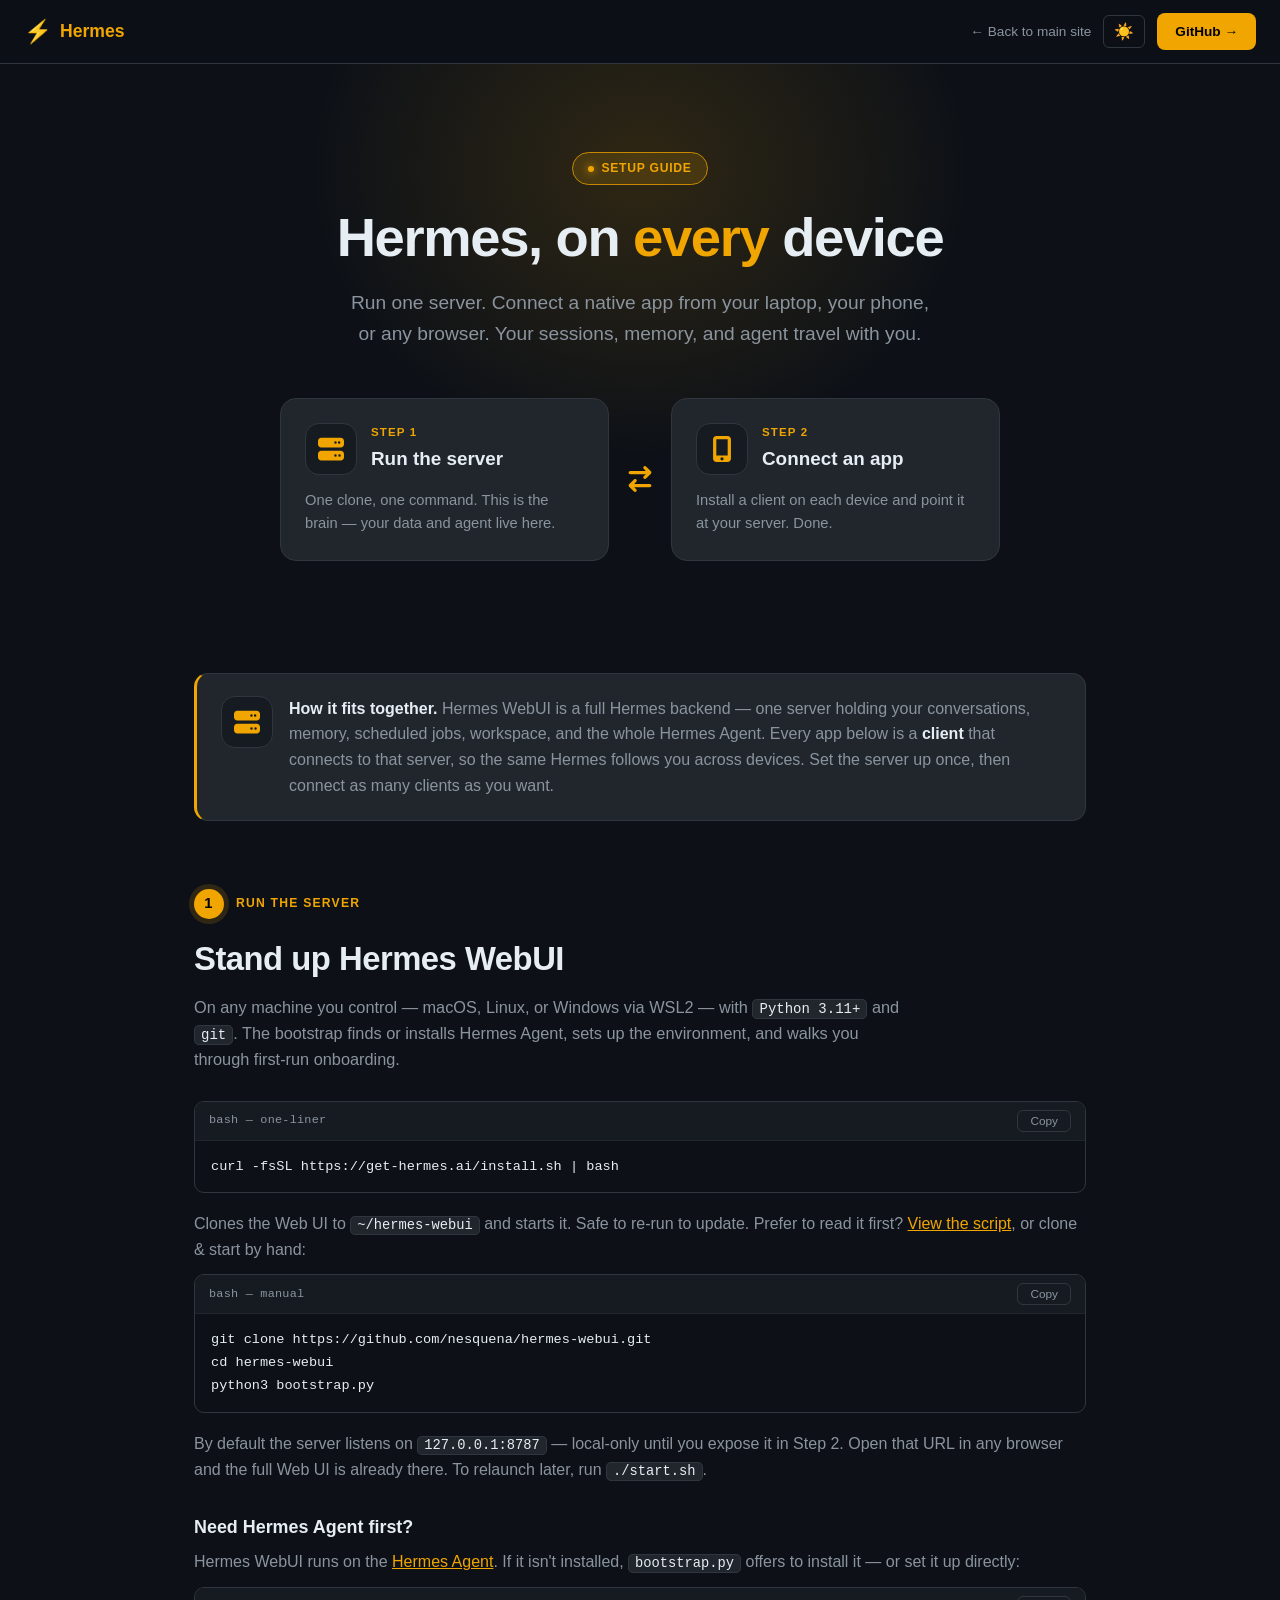
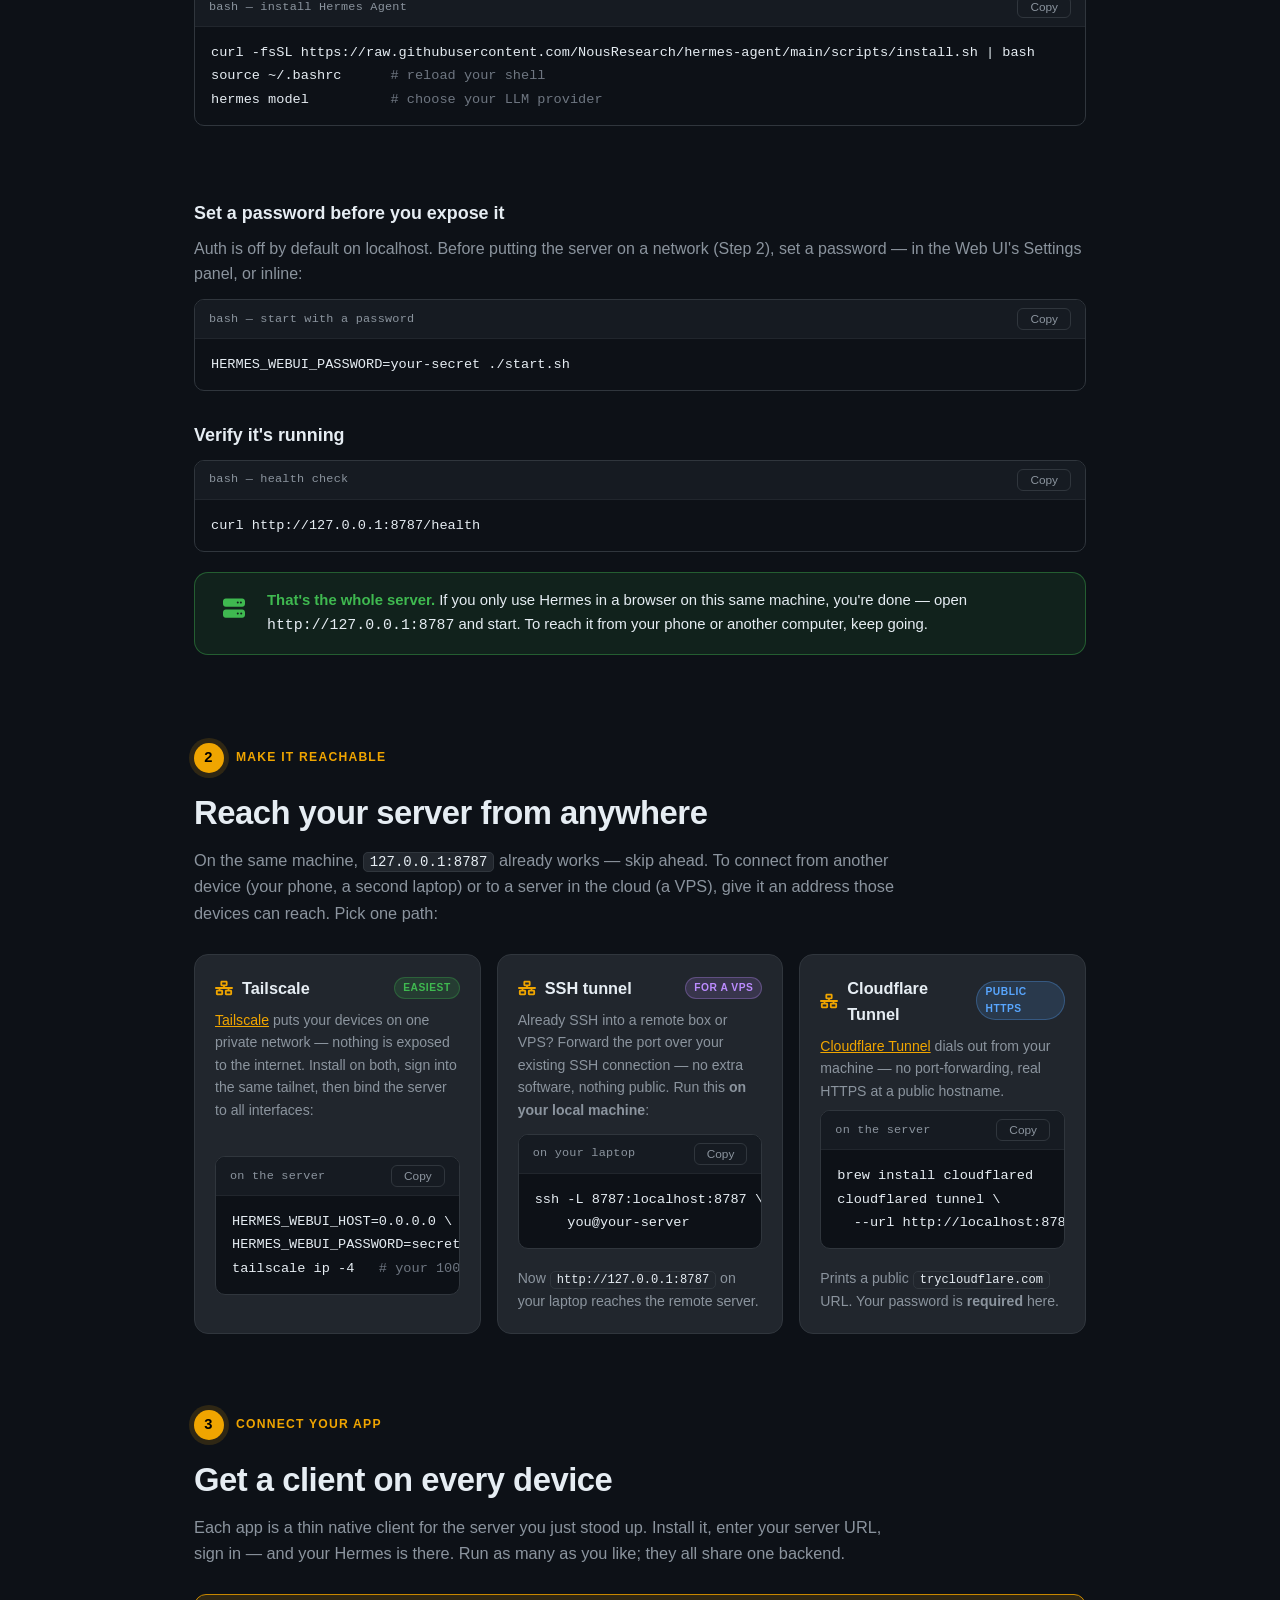
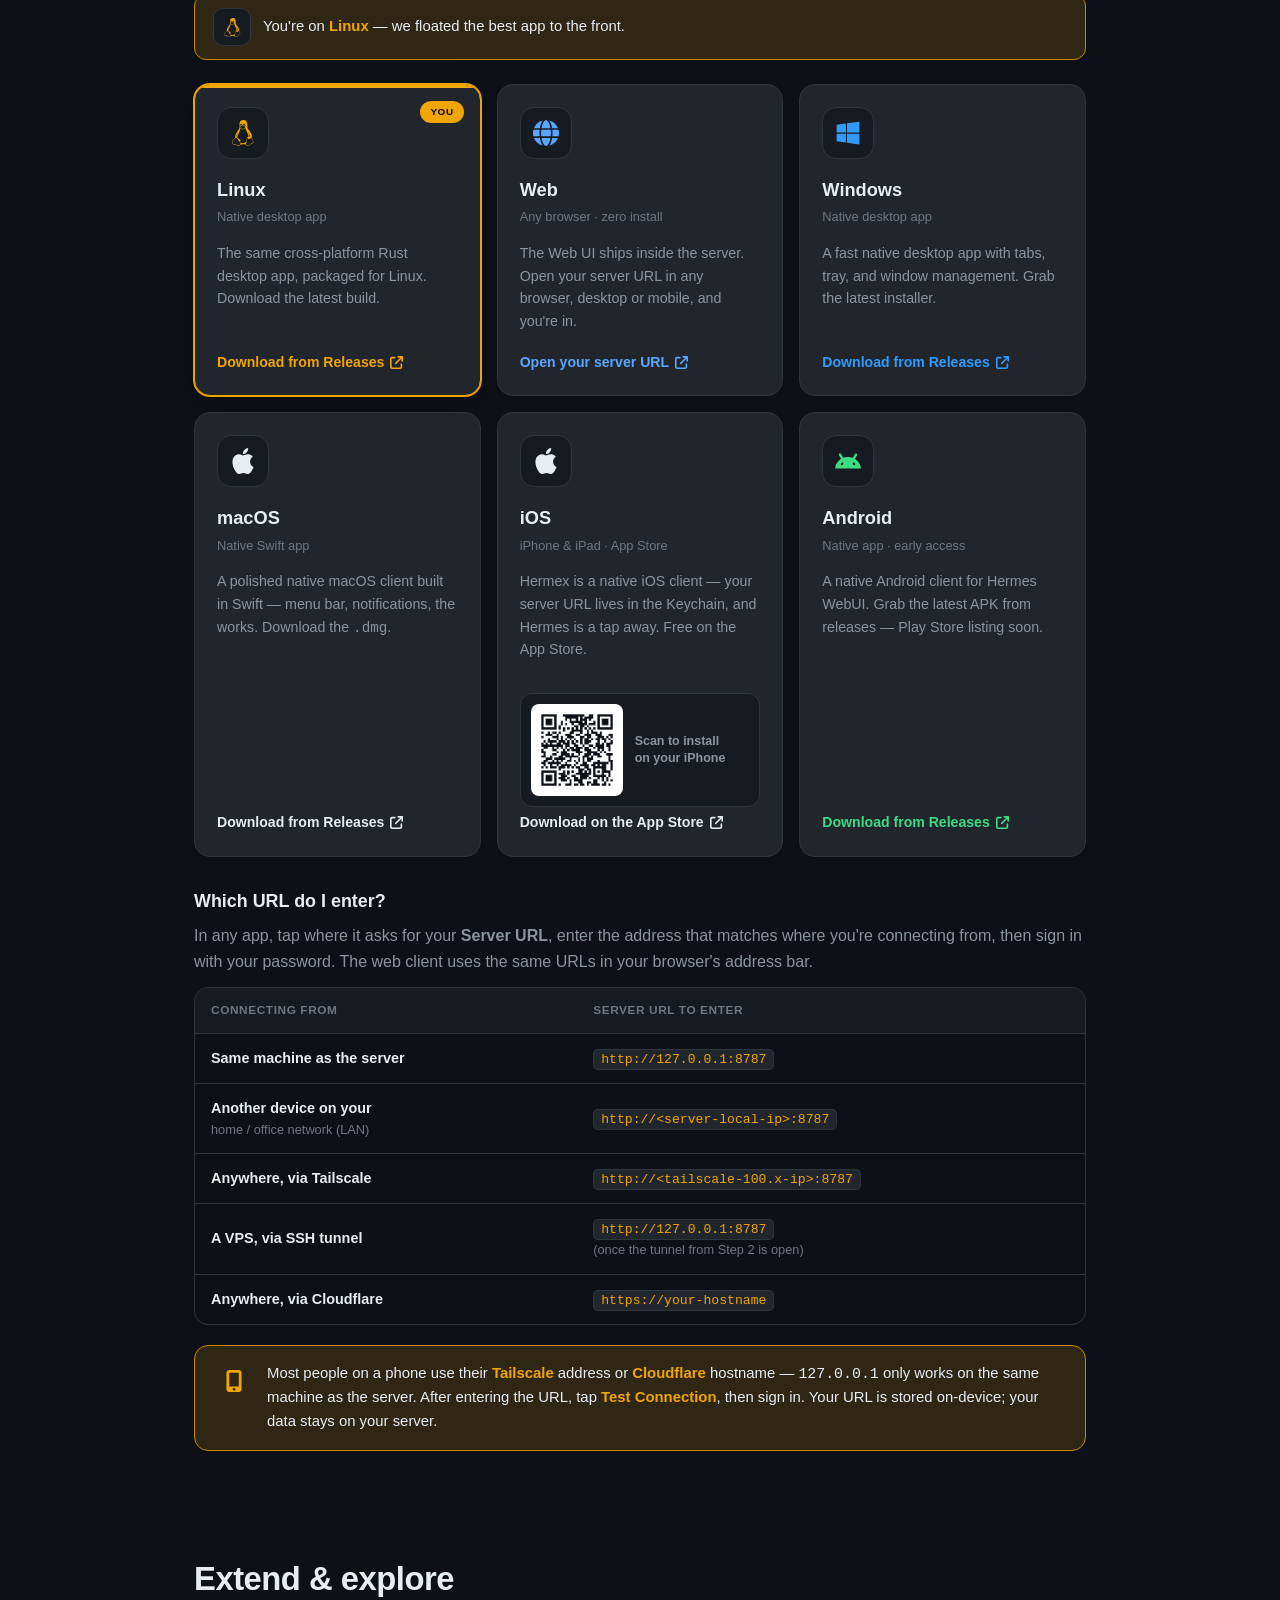
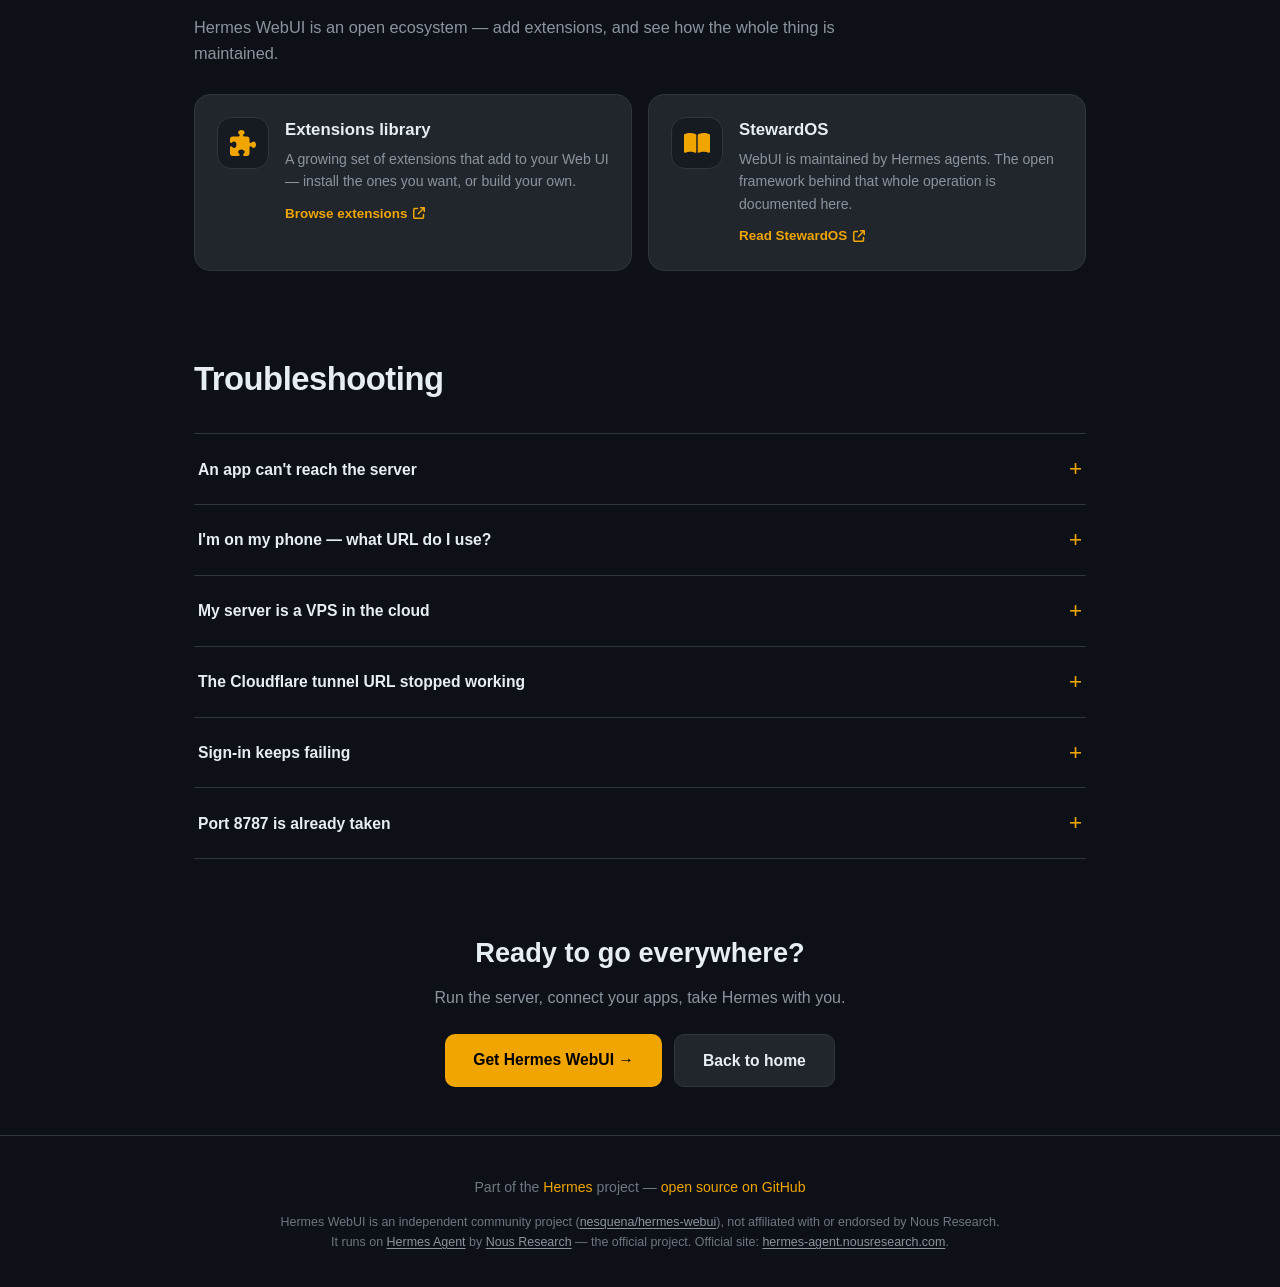
<file: setup/index.html>
<!DOCTYPE html>
<html lang="en" data-theme="dark">
<head>
  <script>
    (function(){
      var p = window.location.pathname;
      if (p.endsWith('/index.html')) {
        var clean = p.slice(0, p.length - 'index.html'.length);
        window.history.replaceState(null, '', clean + window.location.search + window.location.hash);
      }
    })();
  </script>
<meta charset="UTF-8">
<meta name="viewport" content="width=device-width, initial-scale=1.0">
<title>Set up Hermes WebUI — on every device</title>
<meta name="description" content="The complete setup guide for Hermes WebUI: run the server once, then connect a native client on web, Windows, Linux, macOS, iOS, and Android.">
<meta property="og:title" content="Set up Hermes WebUI — on every device">
<meta property="og:description" content="Run the server once, then connect a native client on every device. The full cross-platform setup guide for Hermes WebUI.">
<meta property="og:type" content="website">
<meta property="og:url" content="https://get-hermes.ai/setup/">
<meta property="og:image" content="https://get-hermes.ai/images/ui-hero.png">
<meta name="twitter:card" content="summary_large_image">
<meta name="twitter:title" content="Set up Hermes WebUI — on every device">
<meta name="twitter:description" content="Run the server once, then connect a native client on every device.">
<meta name="twitter:image" content="https://get-hermes.ai/images/ui-hero.png">
<style>
  :root {
    --bg-primary: #0d1117; --bg-secondary: #161b22; --bg-tertiary: #21262d;
    --bg-card: #161b22; --border: #30363d;
    --text-primary: #e6edf3; --text-secondary: #8b949e; --text-muted: #6e7681;
    --accent: #f0a500; --accent-dim: #c88800; --accent-glow: rgba(240,165,0,0.15);
    --green: #3fb950; --blue: #58a6ff; --purple: #bc8cff; --red: #f85149;
    --nav-height: 64px;
    --c-apple: #e6edf3; --c-windows: #2f9bff; --c-android: #3DDC84; --c-linux: #f0a500; --c-web: #58a6ff;
  }
  [data-theme="light"] nav { background: rgba(246, 248, 250, 0.95); }
  [data-theme="light"] {
    --bg-primary: #ffffff; --bg-secondary: #f6f8fa; --bg-tertiary: #eaeef2;
    --bg-card: #ffffff; --border: #d0d7de;
    --text-primary: #1f2328; --text-secondary: #656d76; --text-muted: #9198a1;
    --accent: #c07800; --accent-dim: #9a6200; --accent-glow: rgba(192,120,0,0.12);
    --c-apple: #1f2328; --c-windows: #0067c0;
  }
  *, *::before, *::after { box-sizing: border-box; margin: 0; padding: 0; }
  html { scroll-behavior: smooth; scroll-padding-top: 80px; }
  body { font-family: -apple-system, BlinkMacSystemFont, 'Segoe UI', sans-serif; background: var(--bg-primary); color: var(--text-primary); line-height: 1.6; min-height: 100vh; overflow-x: hidden; }
  a { color: var(--accent); }

  /* NAV */
  nav { position: sticky; top: 0; height: var(--nav-height); background: rgba(13,17,23,0.92); border-bottom: 1px solid var(--border); backdrop-filter: blur(12px); display: flex; align-items: center; justify-content: space-between; padding: 0 24px; z-index: 100; }
  .nav-logo { font-size: 1.1rem; font-weight: 700; color: var(--accent); text-decoration: none; display: flex; align-items: center; gap: 8px; }
  .nav-logo span { font-size: 1.4rem; }
  .nav-right { display: flex; align-items: center; gap: 12px; }
  .nav-back { color: var(--text-secondary); text-decoration: none; font-size: 0.85rem; display: flex; align-items: center; gap: 4px; transition: color 0.2s; }
  .nav-back:hover { color: var(--text-primary); }
  #theme-toggle { background: none; border: 1px solid var(--border); border-radius: 6px; padding: 6px 10px; cursor: pointer; font-size: 1rem; color: var(--text-primary); transition: border-color 0.2s; }
  #theme-toggle:hover { border-color: var(--accent); }
  .btn-cta { background: var(--accent); color: #000; border: none; border-radius: 8px; padding: 8px 18px; font-size: 0.85rem; font-weight: 600; cursor: pointer; text-decoration: none; transition: opacity 0.2s, transform 0.15s; }
  .btn-cta:hover { opacity: 0.9; transform: translateY(-1px); }
  .hamburger { display: none; flex-direction: column; gap: 5px; background: none; border: 1px solid var(--border); border-radius: 6px; padding: 9px 8px; cursor: pointer; transition: border-color 0.15s; flex-shrink: 0; }
  .hamburger:hover { border-color: var(--accent); }
  .hamburger span { display: block; width: 20px; height: 2px; background: var(--text-secondary); border-radius: 2px; transition: transform 0.2s, opacity 0.2s; }
  .hamburger.open span:nth-child(1) { transform: translateY(7px) rotate(45deg); }
  .hamburger.open span:nth-child(2) { opacity: 0; }
  .hamburger.open span:nth-child(3) { transform: translateY(-7px) rotate(-45deg); }
  #setup-mobile-menu { display: none; position: fixed; top: var(--nav-height); left: 0; right: 0; background: var(--bg-secondary); border-bottom: 1px solid var(--border); padding: 16px 24px; z-index: 999; flex-direction: column; gap: 4px; }
  #setup-mobile-menu.open { display: flex; }
  #setup-mobile-menu a { color: var(--text-secondary); font-size: 0.95rem; font-weight: 500; padding: 10px 12px; border-radius: 6px; transition: color 0.15s, background 0.15s; text-decoration: none; }
  #setup-mobile-menu a:hover { color: var(--text-primary); background: var(--bg-tertiary); }
  #setup-mobile-menu a.accent { color: var(--accent); }

  .wrap { max-width: 940px; margin: 0 auto; padding: 0 24px; }

  /* ICON SYSTEM */
  .bi { width: 1em; height: 1em; display: inline-block; vertical-align: -0.125em; fill: currentColor; }
  .icon-tile { width: 52px; height: 52px; border-radius: 14px; display: grid; place-items: center; background: var(--bg-card); border: 1px solid var(--border); flex-shrink: 0; transition: transform 0.2s ease, border-color 0.2s ease; }
  .icon-tile svg { width: 26px; height: 26px; fill: var(--text-primary); transition: transform 0.2s ease; }

  /* HERO */
  .hero { text-align: center; padding: 88px 24px 52px; position: relative; overflow: hidden; }
  .hero::before { content: ''; position: absolute; inset: -50% 0 auto 0; height: 760px; left: 50%; width: 880px; transform: translateX(-50%); background: radial-gradient(closest-side, var(--accent-glow) 0%, transparent 75%); pointer-events: none; z-index: 0; animation: heroPulse 9s ease-in-out infinite; }
  @keyframes heroPulse { 0%,100% { opacity: 0.7; transform: translateX(-50%) scale(1); } 50% { opacity: 1; transform: translateX(-50%) scale(1.08); } }
  .hero > * { position: relative; z-index: 1; }
  .hero-badge { display: inline-flex; align-items:center; gap:7px; font-size: 0.76rem; font-weight: 600; letter-spacing: 0.06em; text-transform: uppercase; color: var(--accent); background: var(--accent-glow); border: 1px solid var(--accent-dim); border-radius: 999px; padding: 6px 15px; margin-bottom: 24px; }
  .hero-badge::before { content:''; width:6px; height:6px; border-radius:50%; background: var(--accent); box-shadow: 0 0 8px var(--accent); animation: blink 2s ease-in-out infinite; }
  @keyframes blink { 0%,100%{opacity:1} 50%{opacity:0.4} }
  .hero h1 { font-size: clamp(2.1rem, 6vw, 3.4rem); font-weight: 800; line-height: 1.08; letter-spacing: -0.025em; margin-bottom: 20px; }
  .hero h1 em { color: var(--accent); font-style: normal; position: relative; }
  .hero-sub { font-size: clamp(1.02rem, 2.4vw, 1.2rem); color: var(--text-secondary); max-width: 600px; margin: 0 auto; }

  /* FLOW STRIP (the two-step intro) */
  .flowstrip { display: grid; grid-template-columns: 1fr auto 1fr; align-items: stretch; gap: 18px; margin: 48px auto 0; max-width: 720px; }
  .flowstep { display: block; background: var(--bg-tertiary); border: 1px solid var(--border); border-radius: 16px; padding: 24px; text-align: left; text-decoration: none; color: inherit; position: relative; transition: transform 0.2s ease, border-color 0.2s ease, box-shadow 0.2s ease; }
  .flowstep:hover { transform: translateY(-4px); border-color: var(--accent-dim); box-shadow: 0 12px 32px rgba(0,0,0,0.28); }
  .flowstep:hover .icon-tile { transform: scale(1.06); border-color: var(--accent-dim); }
  .flowstep:hover .icon-tile svg { transform: scale(1.08); }
  .flowstep .fs-top { display: flex; align-items: center; gap: 14px; margin-bottom: 14px; }
  .flowstep .icon-tile svg { fill: var(--accent); }
  .flowstep .fs-num { font-size: 0.72rem; font-weight: 700; letter-spacing: 0.1em; text-transform: uppercase; color: var(--accent); }
  .flowstep h3 { font-size: 1.18rem; margin: 2px 0 0; }
  .flowstep p { font-size: 0.92rem; color: var(--text-secondary); margin: 0; }
  .flowarrow { display: flex; align-items: center; justify-content: center; color: var(--accent); flex-shrink: 0; }
  .flowarrow svg { width: 26px; height: 26px; fill: var(--accent); }
  @media (max-width: 640px) {
    .flowstrip { grid-template-columns: 1fr; gap: 14px; margin-top: 36px; }
    .flowarrow { transform: rotate(90deg); padding: 2px 0; }
    .flowarrow svg { width: 22px; height: 22px; }
  }

  /* SECTION */
  .section { padding: 60px 0 8px; }
  .section-head { margin-bottom: 28px; }
  .step-eyebrow { font-size: 0.76rem; font-weight: 700; letter-spacing: 0.1em; text-transform: uppercase; color: var(--accent); display: flex; align-items: center; gap: 12px; }
  .step-eyebrow .step-dot { display: inline-flex; align-items: center; justify-content: center; width: 30px; height: 30px; border-radius: 50%; background: var(--accent); color: #000; font-weight: 800; font-size: 0.92rem; box-shadow: 0 0 0 5px var(--accent-glow); }
  .section h2 { font-size: clamp(1.55rem, 4vw, 2.05rem); font-weight: 800; letter-spacing: -0.015em; margin: 14px 0 8px; }
  .section .lead { font-size: 1.02rem; color: var(--text-secondary); max-width: 720px; }
  .section h3.sub { font-size: 1.12rem; margin: 30px 0 8px; }
  .section p { color: var(--text-secondary); margin-bottom: 12px; }
  code { font-family: 'SF Mono', ui-monospace, Menlo, Consolas, monospace; }
  .section p code, li code, td code { background: var(--bg-tertiary); border: 1px solid var(--border); border-radius: 5px; padding: 1px 6px; font-size: 0.86em; color: var(--text-primary); }

  .archcard { display:flex; gap:16px; align-items:flex-start; background: var(--bg-tertiary); border: 1px solid var(--border); border-left: 3px solid var(--accent); border-radius: 14px; padding: 22px 24px; }
  .archcard .icon-tile svg { fill: var(--accent); }
  .archcard b { color: var(--text-primary); }

  /* CODE BLOCK */
  .code { position: relative; background: #0d1117; border: 1px solid #30363d; border-radius: 10px; margin: 10px 0 18px; overflow: hidden; }
  .code-head { display: flex; align-items: center; justify-content: space-between; padding: 8px 14px; border-bottom: 1px solid #21262d; background: #161b22; }
  .code-label { font-size: 0.74rem; color: #8b949e; font-family: 'SF Mono', ui-monospace, Menlo, monospace; letter-spacing: 0.02em; }
  .code-copy { background: none; border: 1px solid #30363d; color: #8b949e; border-radius: 6px; padding: 3px 12px; font-size: 0.74rem; cursor: pointer; transition: all 0.15s; }
  .code-copy:hover { border-color: var(--accent); color: var(--accent); }
  .code pre { margin: 0; padding: 14px 16px; overflow-x: auto; }
  .code code { font-size: 0.85rem; line-height: 1.7; color: #e6edf3; white-space: pre; }
  .code .c-cmt { color: #6e7681; }
  .code .c-str { color: #a5d6ff; }

  /* PLATFORM GRID */
  .your-device-banner { display: none; align-items: center; gap: 12px; background: var(--accent-glow); border: 1px solid var(--accent-dim); border-radius: 12px; padding: 13px 18px; margin: 4px 0 24px; font-size: 0.93rem; color: var(--text-primary); }
  .your-device-banner.show { display: flex; }
  .your-device-banner b { color: var(--accent); }
  .your-device-banner .icon-tile { width: 38px; height: 38px; border-radius: 10px; }
  .your-device-banner .icon-tile svg { width: 19px; height: 19px; fill: var(--accent); }
  .platform-grid { display: grid; grid-template-columns: repeat(3, minmax(0, 1fr)); gap: 16px; margin: 6px 0 8px; }
  .platform-grid > * { min-width: 0; }
  @media (max-width: 780px) { .platform-grid { grid-template-columns: repeat(2, minmax(0, 1fr)); } }
  @media (max-width: 480px) { .platform-grid { grid-template-columns: 1fr; } }
  .pcard { display: flex; flex-direction: column; background: var(--bg-tertiary); border: 1px solid var(--border); border-radius: 16px; padding: 22px; text-decoration: none; color: var(--text-primary); transition: transform 0.18s ease, border-color 0.18s ease, box-shadow 0.18s ease; position: relative; overflow: hidden; }
  .pcard::after { content: ''; position: absolute; inset: 0 0 auto 0; height: 3px; background: var(--p-color, var(--accent)); opacity: 0; transition: opacity 0.18s ease; }
  .pcard:hover { transform: translateY(-4px); border-color: var(--p-color, var(--accent-dim)); box-shadow: 0 12px 34px rgba(0,0,0,0.3); }
  .pcard:hover::after { opacity: 1; }
  .pcard:hover .icon-tile { transform: scale(1.07); }
  .pcard:hover .p-link svg { transform: translate(2px,-2px); }
  .pcard.is-you { border-color: var(--p-color, var(--accent)); box-shadow: 0 0 0 1px var(--p-color, var(--accent-dim)), 0 8px 28px rgba(0,0,0,0.25); }
  .pcard.is-you::after { opacity: 1; }
  .pcard .icon-tile { margin-bottom: 16px; }
  .pcard .icon-tile svg { fill: var(--p-color, var(--text-primary)); }
  .pcard .p-name { font-size: 1.14rem; font-weight: 700; margin-bottom: 3px; }
  .pcard .p-meta { font-size: 0.8rem; color: var(--text-muted); margin-bottom: 14px; }
  .pcard .p-desc { font-size: 0.89rem; color: var(--text-secondary); flex: 1; margin-bottom: 18px; }
  .pcard .p-link { font-size: 0.88rem; font-weight: 600; color: var(--p-color, var(--accent)); display: inline-flex; align-items: center; gap: 6px; }
  .pcard .p-link svg { width: 13px; height: 13px; fill: currentColor; transition: transform 0.18s ease; }
  .pcard .p-badge { position: absolute; top: 16px; right: 16px; font-size: 0.62rem; font-weight: 700; letter-spacing: 0.06em; text-transform: uppercase; color: #000; background: var(--accent); border-radius: 999px; padding: 3px 10px; opacity: 0; transform: translateY(-4px); transition: opacity 0.2s, transform 0.2s; }
  .pcard.is-you .p-badge { opacity: 1; transform: none; }
  .pcard[data-os="web"]     { --p-color: var(--c-web); }
  .pcard[data-os="windows"] { --p-color: var(--c-windows); }
  .pcard[data-os="linux"]   { --p-color: var(--c-linux); }
  .pcard[data-os="mac"]     { --p-color: var(--c-apple); }
  .pcard[data-os="ios"]     { --p-color: var(--c-apple); }
  .pcard[data-os="android"] { --p-color: var(--c-android); }

  /* OPTIONS (reachable) */
  .opt-grid { display: grid; grid-template-columns: repeat(3, minmax(0, 1fr)); gap: 16px; margin: 8px 0; }
  .opt-grid > * { min-width: 0; }
  @media (max-width: 860px) { .opt-grid { grid-template-columns: 1fr; } }
  .opt { display: flex; flex-direction: column; background: var(--bg-tertiary); border: 1px solid var(--border); border-radius: 14px; padding: 20px; transition: border-color 0.18s ease, transform 0.18s ease; }
  .opt:hover { border-color: var(--accent-dim); transform: translateY(-3px); }
  .opt h4 { font-size: 1.02rem; margin-bottom: 8px; display: flex; align-items: center; gap: 9px; }
  .opt h4 svg { width: 18px; height: 18px; fill: var(--accent); flex-shrink: 0; }
  .opt .opt-tag { font-size: 0.64rem; font-weight: 700; text-transform: uppercase; letter-spacing: 0.05em; padding: 2px 8px; border-radius: 999px; margin-left: auto; }
  .opt .opt-tag.public { background: rgba(88,166,255,0.15); color: var(--blue); border: 1px solid rgba(88,166,255,0.3); }
  .opt .opt-tag.private { background: rgba(63,185,80,0.15); color: var(--green); border: 1px solid rgba(63,185,80,0.3); }
  .opt .opt-tag.vps { background: rgba(188,140,255,0.15); color: var(--purple); border: 1px solid rgba(188,140,255,0.3); }
  .opt p { font-size: 0.88rem; margin-bottom: 8px; }
  .opt .code { margin-top: auto; }

  /* WHICH-URL TABLE */
  .urltable-wrap { overflow-x: auto; border: 1px solid var(--border); border-radius: 14px; margin: 8px 0 4px; }
  table.urltable { width: 100%; border-collapse: collapse; font-size: 0.9rem; min-width: 520px; }
  table.urltable th, table.urltable td { text-align: left; padding: 13px 16px; border-bottom: 1px solid var(--border); }
  table.urltable thead th { background: var(--bg-secondary); font-size: 0.74rem; text-transform: uppercase; letter-spacing: 0.05em; color: var(--text-muted); font-weight: 700; }
  table.urltable tr:last-child td { border-bottom: none; }
  table.urltable td:first-child { color: var(--text-primary); font-weight: 600; white-space: nowrap; }
  table.urltable td .where-sub { display:block; font-weight: 400; color: var(--text-muted); font-size: 0.8rem; }
  table.urltable code { background: var(--bg-tertiary); border: 1px solid var(--border); border-radius: 5px; padding: 2px 7px; font-size: 0.82rem; color: var(--accent); white-space: nowrap; }

  /* ECOSYSTEM */
  .eco-grid { display: grid; grid-template-columns: repeat(2, minmax(0, 1fr)); gap: 16px; margin-top: 8px; }
  .eco-grid > * { min-width: 0; }
  @media (max-width: 720px) { .eco-grid { grid-template-columns: 1fr; } }
  .eco { display: flex; gap: 16px; align-items: flex-start; background: var(--bg-tertiary); border: 1px solid var(--border); border-radius: 16px; padding: 22px; text-decoration: none; color: var(--text-primary); transition: transform 0.18s ease, border-color 0.18s ease, box-shadow 0.18s ease; }
  .eco:hover { transform: translateY(-4px); border-color: var(--accent-dim); box-shadow: 0 12px 30px rgba(0,0,0,0.28); }
  .eco:hover .icon-tile { transform: scale(1.07); }
  .eco .icon-tile svg { fill: var(--accent); }
  .eco h4 { font-size: 1.05rem; margin-bottom: 4px; }
  .eco p { font-size: 0.88rem; color: var(--text-secondary); margin: 0; }
  .eco .eco-link { font-size: 0.84rem; color: var(--accent); font-weight: 600; margin-top: 10px; display: inline-flex; align-items: center; gap: 6px; }
  .eco .eco-link svg { width: 12px; height: 12px; fill: currentColor; }

  /* CALLOUT */
  .callout { display:flex; gap:14px; align-items:flex-start; background: var(--accent-glow); border: 1px solid var(--accent-dim); border-radius: 14px; padding: 16px 20px; margin: 20px 0; font-size: 0.93rem; }
  .callout .icon-tile { width:38px; height:38px; border-radius:10px; background: transparent; border: none; }
  .callout .icon-tile svg { width: 22px; height: 22px; fill: var(--accent); }
  .callout b { color: var(--accent); }
  .callout.success { background: rgba(63,185,80,0.1); border-color: rgba(63,185,80,0.4); }
  .callout.success .icon-tile svg, .callout.success b { fill: var(--green); color: var(--green); }

  /* TROUBLESHOOT */
  .faq { border-top: 1px solid var(--border); }
  .faq details { border-bottom: 1px solid var(--border); }
  .faq summary { cursor: pointer; padding: 17px 4px; font-weight: 600; font-size: 0.98rem; list-style: none; display: flex; justify-content: space-between; align-items: center; gap: 16px; transition: color 0.15s; }
  .faq summary:hover { color: var(--accent); }
  .faq summary::-webkit-details-marker { display: none; }
  .faq summary::after { content: '+'; color: var(--accent); font-size: 1.4rem; font-weight: 400; transition: transform 0.2s; flex-shrink: 0; }
  .faq details[open] summary::after { content: '−'; }
  .faq details p { font-size: 0.92rem; padding: 0 4px 18px; margin: 0; color: var(--text-secondary); }

  /* FINAL CTA */
  .final-cta { text-align: center; padding: 64px 24px 48px; position: relative; }
  .final-cta h2 { font-size: 1.7rem; margin-bottom: 10px; }
  .final-cta p { color: var(--text-secondary); margin-bottom: 24px; }
  .btn-row { display: flex; gap: 12px; justify-content: center; flex-wrap: wrap; }
  .btn-primary { background: var(--accent); color: #000; font-weight: 700; padding: 13px 28px; border-radius: 10px; text-decoration: none; font-size: 0.98rem; transition: opacity 0.15s, transform 0.15s; }
  .btn-primary:hover { opacity: 0.9; transform: translateY(-2px); }
  .btn-ghost { background: var(--bg-tertiary); color: var(--text-primary); border: 1px solid var(--border); font-weight: 600; padding: 13px 28px; border-radius: 10px; text-decoration: none; font-size: 0.98rem; transition: border-color 0.15s, transform 0.15s; }
  .btn-ghost:hover { border-color: var(--accent); transform: translateY(-2px); }

  footer { text-align: center; padding: 40px 24px; border-top: 1px solid var(--border); color: var(--text-muted); font-size: 0.88rem; }
  footer a { color: var(--accent); text-decoration: none; }
  .footer-disclaimer { max-width: 720px; margin: 14px auto 0; font-size: 0.78rem; line-height: 1.6; color: var(--text-muted); }
  .footer-disclaimer a { color: var(--text-secondary); text-decoration: underline; text-underline-offset: 2px; }
  /* iOS App Store QR — desktop-only (on a phone you just tap the card). */
  .ios-qr { display: flex; align-items: center; gap: 12px; margin: 14px 0 4px; padding: 10px; border: 1px solid var(--border); border-radius: 12px; background: var(--bg-secondary); }
  .ios-qr img { width: 92px; height: 92px; border-radius: 8px; background: #fff; padding: 6px; flex-shrink: 0; display: block; }
  .ios-qr-cap { font-size: 0.78rem; font-weight: 600; color: var(--text-secondary); line-height: 1.35; }
  @media (max-width: 720px) { .ios-qr { display: none; } }

  /* SCROLL REVEAL */
  .reveal { opacity: 0; transform: translateY(22px); transition: opacity 0.6s cubic-bezier(0.16,1,0.3,1), transform 0.6s cubic-bezier(0.16,1,0.3,1); }
  .reveal.in { opacity: 1; transform: none; }
  .stagger > * { opacity: 0; transform: translateY(20px); transition: opacity 0.5s cubic-bezier(0.16,1,0.3,1), transform 0.5s cubic-bezier(0.16,1,0.3,1); }
  .stagger.in > * { opacity: 1; transform: none; }
  .stagger.in > *:nth-child(2) { transition-delay: 0.06s; }
  .stagger.in > *:nth-child(3) { transition-delay: 0.12s; }
  .stagger.in > *:nth-child(4) { transition-delay: 0.18s; }
  .stagger.in > *:nth-child(5) { transition-delay: 0.24s; }
  .stagger.in > *:nth-child(6) { transition-delay: 0.30s; }
  @media (prefers-reduced-motion: reduce) {
    html { scroll-behavior: auto; }
    .reveal, .stagger > * { opacity: 1 !important; transform: none !important; transition: none !important; }
    .hero::before { animation: none; }
    .hero-badge::before { animation: none; }
  }

  @media (max-width: 640px) {
    .wrap { padding: 0 18px; }
    .hero { padding: 60px 20px 40px; }
    .section { padding: 46px 0 8px; }
    .hamburger { display: flex; }
    .btn-cta { display: none; }
    .nav-back { display: none; }
    .archcard { padding: 18px; }
  }
</style>
</head>
<body>

<nav>
  <a href="../" class="nav-logo"><span>⚡</span> Hermes</a>
  <div class="nav-right">
    <a href="../" class="nav-back">← <span>Back to main site</span></a>
    <button id="theme-toggle" aria-label="Toggle theme">🌙</button>
    <a href="https://github.com/nesquena/hermes-webui" class="btn-cta" target="_blank">GitHub →</a>
  </div>
  <button class="hamburger" id="setup-hamburger" aria-label="Open menu" aria-expanded="false">
    <span></span><span></span><span></span>
  </button>
</nav>

<div id="setup-mobile-menu">
  <a href="../">⚡ Hermes Home</a>
  <a href="#server">1 · Run the server</a>
  <a href="#reach">2 · Make it reachable</a>
  <a href="#apps">3 · Connect your app</a>
  <a href="#ecosystem">Ecosystem</a>
  <a href="#troubleshooting">Troubleshooting</a>
  <a href="../eli5/" class="accent">🧠 ELI5 — What is Hermes?</a>
  <a href="../models/" class="accent">🤖 Best Models</a>
  <a href="../community/" class="accent">🌎 Community</a>
</div>

<!-- HERO -->
<section class="hero">
  <div class="hero-badge">Setup guide</div>
  <h1>Hermes, on <em>every</em> device</h1>
  <p class="hero-sub">Run one server. Connect a native app from your laptop, your phone, or any browser. Your sessions, memory, and agent travel with you.</p>
  <div class="flowstrip stagger reveal">
    <a class="flowstep" href="#server">
      <div class="fs-top">
        <span class="icon-tile"><svg viewBox="0 0 512 512" xmlns="http://www.w3.org/2000/svg" aria-hidden="true"><path d="M64 32C28.7 32 0 60.7 0 96l0 64c0 35.3 28.7 64 64 64l384 0c35.3 0 64-28.7 64-64l0-64c0-35.3-28.7-64-64-64L64 32zm280 72a24 24 0 1 1 0 48 24 24 0 1 1 0-48zm48 24a24 24 0 1 1 48 0 24 24 0 1 1 -48 0zM64 288c-35.3 0-64 28.7-64 64l0 64c0 35.3 28.7 64 64 64l384 0c35.3 0 64-28.7 64-64l0-64c0-35.3-28.7-64-64-64L64 288zm280 72a24 24 0 1 1 0 48 24 24 0 1 1 0-48zm56 24a24 24 0 1 1 48 0 24 24 0 1 1 -48 0z"/></svg></span>
        <div><div class="fs-num">Step 1</div><h3>Run the server</h3></div>
      </div>
      <p>One clone, one command. This is the brain — your data and agent live here.</p>
    </a>
    <div class="flowarrow"><svg viewBox="0 0 448 512" xmlns="http://www.w3.org/2000/svg" aria-hidden="true"><path d="M438.6 150.6c12.5-12.5 12.5-32.8 0-45.3l-96-96c-12.5-12.5-32.8-12.5-45.3 0s-12.5 32.8 0 45.3L338.7 96 32 96C14.3 96 0 110.3 0 128s14.3 32 32 32l306.7 0-41.4 41.4c-12.5 12.5-12.5 32.8 0 45.3s32.8 12.5 45.3 0l96-96zm-333.3 352c12.5 12.5 32.8 12.5 45.3 0s12.5-32.8 0-45.3L109.3 416 416 416c17.7 0 32-14.3 32-32s-14.3-32-32-32l-306.7 0 41.4-41.4c12.5-12.5 12.5-32.8 0-45.3s-32.8-12.5-45.3 0l-96 96c-12.5 12.5-12.5 32.8 0 45.3l96 96z"/></svg></div>
    <a class="flowstep" href="#apps">
      <div class="fs-top">
        <span class="icon-tile"><svg viewBox="0 0 384 512" xmlns="http://www.w3.org/2000/svg" aria-hidden="true"><path d="M16 64C16 28.7 44.7 0 80 0L304 0c35.3 0 64 28.7 64 64l0 384c0 35.3-28.7 64-64 64L80 512c-35.3 0-64-28.7-64-64L16 64zM224 448a32 32 0 1 0 -64 0 32 32 0 1 0 64 0zM304 64L80 64l0 320 224 0 0-320z"/></svg></span>
        <div><div class="fs-num">Step 2</div><h3>Connect an app</h3></div>
      </div>
      <p>Install a client on each device and point it at your server. Done.</p>
    </a>
  </div>
</section>

<!-- ARCHITECTURE -->
<section class="section" id="how">
  <div class="wrap">
    <div class="archcard reveal">
      <span class="icon-tile"><svg viewBox="0 0 512 512" xmlns="http://www.w3.org/2000/svg" aria-hidden="true"><path d="M64 32C28.7 32 0 60.7 0 96l0 64c0 35.3 28.7 64 64 64l384 0c35.3 0 64-28.7 64-64l0-64c0-35.3-28.7-64-64-64L64 32zm280 72a24 24 0 1 1 0 48 24 24 0 1 1 0-48zm48 24a24 24 0 1 1 48 0 24 24 0 1 1 -48 0zM64 288c-35.3 0-64 28.7-64 64l0 64c0 35.3 28.7 64 64 64l384 0c35.3 0 64-28.7 64-64l0-64c0-35.3-28.7-64-64-64L64 288zm280 72a24 24 0 1 1 0 48 24 24 0 1 1 0-48zm56 24a24 24 0 1 1 48 0 24 24 0 1 1 -48 0z"/></svg></span>
      <p style="margin:0;color:var(--text-secondary)"><b>How it fits together.</b> Hermes WebUI is a full Hermes backend — one server holding your conversations, memory, scheduled jobs, workspace, and the whole Hermes Agent. Every app below is a <b>client</b> that connects to that server, so the same Hermes follows you across devices. Set the server up once, then connect as many clients as you want.</p>
    </div>
  </div>
</section>

<!-- STEP 1 — SERVER -->
<section class="section" id="server">
  <div class="wrap">
    <div class="section-head reveal">
      <div class="step-eyebrow"><span class="step-dot">1</span> Run the server</div>
      <h2>Stand up Hermes WebUI</h2>
      <p class="lead">On any machine you control — macOS, Linux, or Windows via WSL2 — with <code>Python 3.11+</code> and <code>git</code>. The bootstrap finds or installs Hermes Agent, sets up the environment, and walks you through first-run onboarding.</p>
    </div>

    <div class="code reveal">
      <div class="code-head"><span class="code-label">bash — one-liner</span><button class="code-copy">Copy</button></div>
      <pre><code>curl -fsSL https://get-hermes.ai/install.sh | bash</code></pre>
    </div>
    <p class="reveal">Clones the Web UI to <code>~/hermes-webui</code> and starts it. Safe to re-run to update. Prefer to read it first? <a href="../install.sh" target="_blank" rel="noopener">View the script</a>, or clone &amp; start by hand:</p>
    <div class="code reveal">
      <div class="code-head"><span class="code-label">bash — manual</span><button class="code-copy">Copy</button></div>
      <pre><code>git clone https://github.com/nesquena/hermes-webui.git
cd hermes-webui
python3 bootstrap.py</code></pre>
    </div>
    <p class="reveal">By default the server listens on <code>127.0.0.1:8787</code> — local-only until you expose it in Step 2. Open that URL in any browser and the full Web UI is already there. To relaunch later, run <code>./start.sh</code>.</p>

    <h3 class="sub reveal">Need Hermes Agent first?</h3>
    <p class="reveal">Hermes WebUI runs on the <a href="https://hermes-agent.nousresearch.com/" target="_blank">Hermes Agent</a>. If it isn't installed, <code>bootstrap.py</code> offers to install it — or set it up directly:</p>
    <div class="code reveal">
      <div class="code-head"><span class="code-label">bash — install Hermes Agent</span><button class="code-copy">Copy</button></div>
      <pre><code>curl -fsSL https://raw.githubusercontent.com/NousResearch/hermes-agent/main/scripts/install.sh | bash
source ~/.bashrc      <span class="c-cmt"># reload your shell</span>
hermes model          <span class="c-cmt"># choose your LLM provider</span></code></pre>
    </div>
    <p class="reveal">Full walkthrough: <a href="https://hermes-agent.nousresearch.com/docs/getting-started/installation" target="_blank">the Hermes installation guide →</a></p>

    <h3 class="sub reveal">Set a password before you expose it</h3>
    <p class="reveal">Auth is off by default on localhost. Before putting the server on a network (Step 2), set a password — in the Web UI's Settings panel, or inline:</p>
    <div class="code reveal">
      <div class="code-head"><span class="code-label">bash — start with a password</span><button class="code-copy">Copy</button></div>
      <pre><code>HERMES_WEBUI_PASSWORD&#61;your-secret ./start.sh</code></pre>
    </div>

    <h3 class="sub reveal">Verify it's running</h3>
    <div class="code reveal">
      <div class="code-head"><span class="code-label">bash — health check</span><button class="code-copy">Copy</button></div>
      <pre><code>curl http://127.0.0.1:8787/health</code></pre>
    </div>
    <div class="callout success reveal">
      <span class="icon-tile"><svg viewBox="0 0 512 512" xmlns="http://www.w3.org/2000/svg" aria-hidden="true"><path d="M64 32C28.7 32 0 60.7 0 96l0 64c0 35.3 28.7 64 64 64l384 0c35.3 0 64-28.7 64-64l0-64c0-35.3-28.7-64-64-64L64 32zm280 72a24 24 0 1 1 0 48 24 24 0 1 1 0-48zm48 24a24 24 0 1 1 48 0 24 24 0 1 1 -48 0zM64 288c-35.3 0-64 28.7-64 64l0 64c0 35.3 28.7 64 64 64l384 0c35.3 0 64-28.7 64-64l0-64c0-35.3-28.7-64-64-64L64 288zm280 72a24 24 0 1 1 0 48 24 24 0 1 1 0-48zm56 24a24 24 0 1 1 48 0 24 24 0 1 1 -48 0z"/></svg></span>
      <div><b>That's the whole server.</b> If you only use Hermes in a browser on this same machine, you're done — open <code>http://127.0.0.1:8787</code> and start. To reach it from your phone or another computer, keep going.</div>
    </div>
  </div>
</section>

<!-- STEP 2 — REACHABLE -->
<section class="section" id="reach">
  <div class="wrap">
    <div class="section-head reveal">
      <div class="step-eyebrow"><span class="step-dot">2</span> Make it reachable</div>
      <h2>Reach your server from anywhere</h2>
      <p class="lead">On the same machine, <code>127.0.0.1:8787</code> already works — skip ahead. To connect from another device (your phone, a second laptop) or to a server in the cloud (a VPS), give it an address those devices can reach. Pick one path:</p>
    </div>
    <div class="opt-grid stagger reveal">
      <div class="opt">
        <h4><svg viewBox="0 0 640 512" xmlns="http://www.w3.org/2000/svg" aria-hidden="true"><path d="M256 64l128 0 0 64-128 0 0-64zM240 0c-26.5 0-48 21.5-48 48l0 96c0 26.5 21.5 48 48 48l48 0 0 32L32 224c-17.7 0-32 14.3-32 32s14.3 32 32 32l96 0 0 32-48 0c-26.5 0-48 21.5-48 48l0 96c0 26.5 21.5 48 48 48l160 0c26.5 0 48-21.5 48-48l0-96c0-26.5-21.5-48-48-48l-48 0 0-32 256 0 0 32-48 0c-26.5 0-48 21.5-48 48l0 96c0 26.5 21.5 48 48 48l160 0c26.5 0 48-21.5 48-48l0-96c0-26.5-21.5-48-48-48l-48 0 0-32 96 0c17.7 0 32-14.3 32-32s-14.3-32-32-32l-256 0 0-32 48 0c26.5 0 48-21.5 48-48l0-96c0-26.5-21.5-48-48-48L240 0zM96 448l0-64 128 0 0 64L96 448zm320-64l128 0 0 64-128 0 0-64z"/></svg> Tailscale <span class="opt-tag private">Easiest</span></h4>
        <p><a href="https://tailscale.com/download" target="_blank">Tailscale</a> puts your devices on one private network — nothing is exposed to the internet. Install on both, sign into the same tailnet, then bind the server to all interfaces:</p>
        <div class="code">
          <div class="code-head"><span class="code-label">on the server</span><button class="code-copy">Copy</button></div>
          <pre><code>HERMES_WEBUI_HOST=0.0.0.0 \
HERMES_WEBUI_PASSWORD&#61;secret ./start.sh
tailscale ip -4   <span class="c-cmt"># your 100.x address</span></code></pre>
        </div>
      </div>
      <div class="opt">
        <h4><svg viewBox="0 0 640 512" xmlns="http://www.w3.org/2000/svg" aria-hidden="true"><path d="M256 64l128 0 0 64-128 0 0-64zM240 0c-26.5 0-48 21.5-48 48l0 96c0 26.5 21.5 48 48 48l48 0 0 32L32 224c-17.7 0-32 14.3-32 32s14.3 32 32 32l96 0 0 32-48 0c-26.5 0-48 21.5-48 48l0 96c0 26.5 21.5 48 48 48l160 0c26.5 0 48-21.5 48-48l0-96c0-26.5-21.5-48-48-48l-48 0 0-32 256 0 0 32-48 0c-26.5 0-48 21.5-48 48l0 96c0 26.5 21.5 48 48 48l160 0c26.5 0 48-21.5 48-48l0-96c0-26.5-21.5-48-48-48l-48 0 0-32 96 0c17.7 0 32-14.3 32-32s-14.3-32-32-32l-256 0 0-32 48 0c26.5 0 48-21.5 48-48l0-96c0-26.5-21.5-48-48-48L240 0zM96 448l0-64 128 0 0 64L96 448zm320-64l128 0 0 64-128 0 0-64z"/></svg> SSH tunnel <span class="opt-tag vps">For a VPS</span></h4>
        <p>Already SSH into a remote box or VPS? Forward the port over your existing SSH connection — no extra software, nothing public. Run this <b>on your local machine</b>:</p>
        <div class="code">
          <div class="code-head"><span class="code-label">on your laptop</span><button class="code-copy">Copy</button></div>
          <pre><code>ssh -L 8787:localhost:8787 \
    you@your-server</code></pre>
        </div>
        <p style="margin:0">Now <code>http://127.0.0.1:8787</code> on your laptop reaches the remote server.</p>
      </div>
      <div class="opt">
        <h4><svg viewBox="0 0 640 512" xmlns="http://www.w3.org/2000/svg" aria-hidden="true"><path d="M256 64l128 0 0 64-128 0 0-64zM240 0c-26.5 0-48 21.5-48 48l0 96c0 26.5 21.5 48 48 48l48 0 0 32L32 224c-17.7 0-32 14.3-32 32s14.3 32 32 32l96 0 0 32-48 0c-26.5 0-48 21.5-48 48l0 96c0 26.5 21.5 48 48 48l160 0c26.5 0 48-21.5 48-48l0-96c0-26.5-21.5-48-48-48l-48 0 0-32 256 0 0 32-48 0c-26.5 0-48 21.5-48 48l0 96c0 26.5 21.5 48 48 48l160 0c26.5 0 48-21.5 48-48l0-96c0-26.5-21.5-48-48-48l-48 0 0-32 96 0c17.7 0 32-14.3 32-32s-14.3-32-32-32l-256 0 0-32 48 0c26.5 0 48-21.5 48-48l0-96c0-26.5-21.5-48-48-48L240 0zM96 448l0-64 128 0 0 64L96 448zm320-64l128 0 0 64-128 0 0-64z"/></svg> Cloudflare Tunnel <span class="opt-tag public">Public HTTPS</span></h4>
        <p><a href="https://developers.cloudflare.com/cloudflare-one/connections/connect-networks/" target="_blank">Cloudflare Tunnel</a> dials out from your machine — no port-forwarding, real HTTPS at a public hostname.</p>
        <div class="code">
          <div class="code-head"><span class="code-label">on the server</span><button class="code-copy">Copy</button></div>
          <pre><code>brew install cloudflared
cloudflared tunnel \
  --url http://localhost:8787</code></pre>
        </div>
        <p style="margin:0">Prints a public <code>trycloudflare.com</code> URL. Your password is <b>required</b> here.</p>
      </div>
    </div>
  </div>
</section>

<!-- STEP 3 — APPS -->
<section class="section" id="apps">
  <div class="wrap">
    <div class="section-head reveal">
      <div class="step-eyebrow"><span class="step-dot">3</span> Connect your app</div>
      <h2>Get a client on every device</h2>
      <p class="lead">Each app is a thin native client for the server you just stood up. Install it, enter your server URL, sign in — and your Hermes is there. Run as many as you like; they all share one backend.</p>
    </div>

    <div class="your-device-banner reveal" id="device-banner">
      <span class="icon-tile" id="device-icon"><svg viewBox="0 0 512 512" xmlns="http://www.w3.org/2000/svg" aria-hidden="true"><path d="M352 256c0 22.2-1.2 43.6-3.3 64l-185.3 0c-2.2-20.4-3.3-41.8-3.3-64s1.2-43.6 3.3-64l185.3 0c2.2 20.4 3.3 41.8 3.3 64zm28.8-64l123.1 0c5.3 20.5 8.1 41.9 8.1 64s-2.8 43.5-8.1 64l-123.1 0c2.1-20.6 3.2-42 3.2-64s-1.1-43.4-3.2-64zm112.6-32l-116.7 0c-10-63.9-29.8-117.4-55.3-151.6c78.3 20.7 142 77.5 171.9 151.6zm-149.1 0l-176.6 0c6.1-36.4 15.5-68.6 27-94.7c10.5-23.6 22.2-40.7 33.5-51.5C239.4 3.2 248.7 0 256 0s16.6 3.2 27.8 13.8c11.3 10.8 23 27.9 33.5 51.5c11.6 26 20.9 58.2 27 94.7zm-209 0L18.6 160C48.6 85.9 112.2 29.1 190.6 8.4C165.1 42.6 145.3 96.1 135.3 160zM8.1 192l123.1 0c-2.1 20.6-3.2 42-3.2 64s1.1 43.4 3.2 64L8.1 320C2.8 299.5 0 278.1 0 256s2.8-43.5 8.1-64zM194.7 446.6c-11.6-26-20.9-58.2-27-94.6l176.6 0c-6.1 36.4-15.5 68.6-27 94.6c-10.5 23.6-22.2 40.7-33.5 51.5C272.6 508.8 263.3 512 256 512s-16.6-3.2-27.8-13.8c-11.3-10.8-23-27.9-33.5-51.5zM135.3 352c10 63.9 29.8 117.4 55.3 151.6C112.2 482.9 48.6 426.1 18.6 352l116.7 0zm358.1 0c-30 74.1-93.6 130.9-171.9 151.6c25.5-34.2 45.2-87.7 55.3-151.6l116.7 0z"/></svg></span>
      <span>You're on <b id="device-name">your device</b> — we floated the best app to the front.</span>
    </div>

    <div class="platform-grid stagger reveal">
      <a class="pcard" data-os="web" href="https://github.com/nesquena/hermes-webui" target="_blank">
        <span class="p-badge">You</span>
        <span class="icon-tile"><svg viewBox="0 0 512 512" xmlns="http://www.w3.org/2000/svg" aria-hidden="true"><path d="M352 256c0 22.2-1.2 43.6-3.3 64l-185.3 0c-2.2-20.4-3.3-41.8-3.3-64s1.2-43.6 3.3-64l185.3 0c2.2 20.4 3.3 41.8 3.3 64zm28.8-64l123.1 0c5.3 20.5 8.1 41.9 8.1 64s-2.8 43.5-8.1 64l-123.1 0c2.1-20.6 3.2-42 3.2-64s-1.1-43.4-3.2-64zm112.6-32l-116.7 0c-10-63.9-29.8-117.4-55.3-151.6c78.3 20.7 142 77.5 171.9 151.6zm-149.1 0l-176.6 0c6.1-36.4 15.5-68.6 27-94.7c10.5-23.6 22.2-40.7 33.5-51.5C239.4 3.2 248.7 0 256 0s16.6 3.2 27.8 13.8c11.3 10.8 23 27.9 33.5 51.5c11.6 26 20.9 58.2 27 94.7zm-209 0L18.6 160C48.6 85.9 112.2 29.1 190.6 8.4C165.1 42.6 145.3 96.1 135.3 160zM8.1 192l123.1 0c-2.1 20.6-3.2 42-3.2 64s1.1 43.4 3.2 64L8.1 320C2.8 299.5 0 278.1 0 256s2.8-43.5 8.1-64zM194.7 446.6c-11.6-26-20.9-58.2-27-94.6l176.6 0c-6.1 36.4-15.5 68.6-27 94.6c-10.5 23.6-22.2 40.7-33.5 51.5C272.6 508.8 263.3 512 256 512s-16.6-3.2-27.8-13.8c-11.3-10.8-23-27.9-33.5-51.5zM135.3 352c10 63.9 29.8 117.4 55.3 151.6C112.2 482.9 48.6 426.1 18.6 352l116.7 0zm358.1 0c-30 74.1-93.6 130.9-171.9 151.6c25.5-34.2 45.2-87.7 55.3-151.6l116.7 0z"/></svg></span>
        <div class="p-name">Web</div>
        <div class="p-meta">Any browser · zero install</div>
        <div class="p-desc">The Web UI ships inside the server. Open your server URL in any browser, desktop or mobile, and you're in.</div>
        <span class="p-link">Open your server URL <svg viewBox="0 0 512 512" xmlns="http://www.w3.org/2000/svg" aria-hidden="true"><path d="M320 0c-17.7 0-32 14.3-32 32s14.3 32 32 32l82.7 0L201.4 265.4c-12.5 12.5-12.5 32.8 0 45.3s32.8 12.5 45.3 0L448 109.3l0 82.7c0 17.7 14.3 32 32 32s32-14.3 32-32l0-160c0-17.7-14.3-32-32-32L320 0zM80 32C35.8 32 0 67.8 0 112L0 432c0 44.2 35.8 80 80 80l320 0c44.2 0 80-35.8 80-80l0-112c0-17.7-14.3-32-32-32s-32 14.3-32 32l0 112c0 8.8-7.2 16-16 16L80 448c-8.8 0-16-7.2-16-16l0-320c0-8.8 7.2-16 16-16l112 0c17.7 0 32-14.3 32-32s-14.3-32-32-32L80 32z"/></svg></span>
      </a>

      <a class="pcard" data-os="windows" href="https://github.com/hermes-webui/hermes-desktop-rust/releases" target="_blank">
        <span class="p-badge">You</span>
        <span class="icon-tile"><svg viewBox="0 0 448 512" xmlns="http://www.w3.org/2000/svg" aria-hidden="true"><path d="M0 93.7l183.6-25.3v177.4H0V93.7zm0 324.6l183.6 25.3V268.4H0v149.9zm203.8 28L448 480V268.4H203.8v177.9zm0-380.6v180.1H448V32L203.8 65.7z"/></svg></span>
        <div class="p-name">Windows</div>
        <div class="p-meta">Native desktop app</div>
        <div class="p-desc">A fast native desktop app with tabs, tray, and window management. Grab the latest installer.</div>
        <span class="p-link">Download from Releases <svg viewBox="0 0 512 512" xmlns="http://www.w3.org/2000/svg" aria-hidden="true"><path d="M320 0c-17.7 0-32 14.3-32 32s14.3 32 32 32l82.7 0L201.4 265.4c-12.5 12.5-12.5 32.8 0 45.3s32.8 12.5 45.3 0L448 109.3l0 82.7c0 17.7 14.3 32 32 32s32-14.3 32-32l0-160c0-17.7-14.3-32-32-32L320 0zM80 32C35.8 32 0 67.8 0 112L0 432c0 44.2 35.8 80 80 80l320 0c44.2 0 80-35.8 80-80l0-112c0-17.7-14.3-32-32-32s-32 14.3-32 32l0 112c0 8.8-7.2 16-16 16L80 448c-8.8 0-16-7.2-16-16l0-320c0-8.8 7.2-16 16-16l112 0c17.7 0 32-14.3 32-32s-14.3-32-32-32L80 32z"/></svg></span>
      </a>

      <a class="pcard" data-os="linux" href="https://github.com/hermes-webui/hermes-desktop-rust/releases" target="_blank">
        <span class="p-badge">You</span>
        <span class="icon-tile"><svg viewBox="0 0 24 24" xmlns="http://www.w3.org/2000/svg" aria-hidden="true"><path d="M12.504 0c-.155 0-.315.008-.48.021-4.226.333-3.105 4.807-3.17 6.298-.076 1.092-.3 1.953-1.05 3.02-.885 1.051-2.127 2.75-2.716 4.521-.278.832-.41 1.684-.287 2.489a.424.424 0 00-.11.135c-.26.268-.45.6-.663.839-.199.199-.485.267-.797.4-.313.136-.658.269-.864.68-.09.189-.136.394-.132.602 0 .199.027.4.055.536.058.399.116.728.04.97-.249.68-.28 1.145-.106 1.484.174.334.535.47.94.601.81.2 1.91.135 2.774.6.926.466 1.866.67 2.616.47.526-.116.97-.464 1.208-.946.587-.003 1.23-.269 2.26-.334.699-.058 1.574.267 2.577.2.025.134.063.198.114.333l.003.003c.391.778 1.113 1.132 1.884 1.071.771-.06 1.592-.536 2.257-1.306.631-.765 1.683-1.084 2.378-1.503.348-.199.629-.469.649-.853.023-.4-.2-.811-.714-1.376v-.097l-.003-.003c-.17-.2-.25-.535-.338-.926-.085-.401-.182-.786-.492-1.046h-.003c-.059-.054-.123-.067-.188-.135a.357.357 0 00-.19-.064c.431-1.278.264-2.55-.173-3.694-.533-1.41-1.465-2.638-2.175-3.483-.796-1.005-1.576-1.957-1.56-3.368.026-2.152.236-6.133-3.544-6.139zm.529 3.405h.013c.213 0 .396.062.584.198.19.135.33.332.438.533.105.259.158.459.166.724 0-.02.006-.04.006-.06v.105a.086.086 0 01-.004-.021l-.004-.024a1.807 1.807 0 01-.15.706.953.953 0 01-.213.335.71.71 0 00-.088-.042c-.104-.045-.198-.064-.284-.133a1.312 1.312 0 00-.22-.066c.05-.06.146-.133.183-.198.053-.128.082-.264.088-.402v-.02a1.21 1.21 0 00-.061-.4c-.045-.134-.101-.2-.183-.333-.084-.066-.167-.132-.267-.132h-.016c-.093 0-.176.03-.262.132a.8.8 0 00-.205.334 1.18 1.18 0 00-.09.4v.019c.002.089.008.179.02.267-.193-.067-.438-.135-.607-.202a1.635 1.635 0 01-.018-.2v-.02a1.772 1.772 0 01.15-.768c.082-.22.232-.406.43-.533a.985.985 0 01.594-.2zm-2.962.059h.036c.142 0 .27.048.399.135.146.129.264.288.344.465.09.199.14.4.153.667v.004c.007.134.006.2-.002.266v.08c-.03.007-.056.018-.083.024-.152.055-.274.135-.393.2.012-.09.013-.18.003-.267v-.015c-.012-.133-.04-.2-.082-.333a.613.613 0 00-.166-.267.248.248 0 00-.183-.064h-.021c-.071.006-.13.04-.186.132a.552.552 0 00-.12.27.944.944 0 00-.023.33v.015c.012.135.037.2.08.334.046.134.098.2.166.268.01.009.02.018.034.024-.07.057-.117.07-.176.136a.304.304 0 01-.131.068 2.62 2.62 0 01-.275-.402 1.772 1.772 0 01-.155-.667 1.759 1.759 0 01.08-.668 1.43 1.43 0 01.283-.535c.128-.133.26-.2.418-.2zm1.37 1.706c.332 0 .733.065 1.216.399.293.2.523.269 1.052.468h.003c.255.136.405.266.478.399v-.131a.571.571 0 01.016.47c-.123.31-.516.643-1.063.842v.002c-.268.135-.501.333-.775.465-.276.135-.588.292-1.012.267a1.139 1.139 0 01-.448-.067 3.566 3.566 0 01-.322-.198c-.195-.135-.363-.332-.612-.465v-.005h-.005c-.4-.246-.616-.512-.686-.71-.07-.268-.005-.47.193-.6.224-.135.38-.271.483-.336.104-.074.143-.102.176-.131h.002v-.003c.169-.202.436-.47.839-.601.139-.036.294-.065.466-.065zm2.8 2.142c.358 1.417 1.196 3.475 1.735 4.473.286.534.855 1.659 1.102 3.024.156-.005.33.018.513.064.646-1.671-.546-3.467-1.089-3.966-.22-.2-.232-.335-.123-.335.59.534 1.365 1.572 1.646 2.757.13.535.16 1.104.021 1.67.067.028.135.06.205.067 1.032.534 1.413.938 1.23 1.537v-.043c-.06-.003-.12 0-.18 0h-.016c.151-.467-.182-.825-1.065-1.224-.915-.4-1.646-.336-1.77.465-.008.043-.013.066-.018.135-.068.023-.139.053-.209.064-.43.268-.662.669-.793 1.187-.13.533-.17 1.156-.205 1.869v.003c-.02.334-.17.838-.319 1.35-1.5 1.072-3.58 1.538-5.348.334a2.645 2.645 0 00-.402-.533 1.45 1.45 0 00-.275-.333c.182 0 .338-.03.465-.067a.615.615 0 00.314-.334c.108-.267 0-.697-.345-1.163-.345-.467-.931-.995-1.788-1.521-.63-.4-.986-.87-1.15-1.396-.165-.534-.143-1.085-.015-1.645.245-1.07.873-2.11 1.274-2.763.107-.065.037.135-.408.974-.396.751-1.14 2.497-.122 3.854a8.123 8.123 0 01.647-2.876c.564-1.278 1.743-3.504 1.836-5.268.048.036.217.135.289.202.218.133.38.333.59.465.21.201.477.335.876.335.039.003.075.006.11.006.412 0 .73-.134.997-.268.29-.134.52-.334.74-.4h.005c.467-.135.835-.402 1.044-.7zm2.185 8.958c.037.6.343 1.245.882 1.377.588.134 1.434-.333 1.791-.765l.211-.01c.315-.007.577.01.847.268l.003.003c.208.199.305.53.391.876.085.4.154.78.409 1.066.486.527.645.906.636 1.14l.003-.007v.018l-.003-.012c-.015.262-.185.396-.498.595-.63.401-1.746.712-2.457 1.57-.618.737-1.37 1.14-2.036 1.191-.664.053-1.237-.2-1.574-.898l-.005-.003c-.21-.4-.12-1.025.056-1.69.176-.668.428-1.344.463-1.897.037-.714.076-1.335.195-1.814.12-.465.308-.797.641-.984l.045-.022zm-10.814.049h.01c.053 0 .105.005.157.014.376.055.706.333 1.023.752l.91 1.664.003.003c.243.533.754 1.064 1.189 1.637.434.598.77 1.131.729 1.57v.006c-.057.744-.48 1.148-1.125 1.294-.645.135-1.52.002-2.395-.464-.968-.536-2.118-.469-2.857-.602-.369-.066-.61-.2-.723-.4-.11-.2-.113-.602.123-1.23v-.004l.002-.003c.117-.334.03-.752-.027-1.118-.055-.401-.083-.71.043-.94.16-.334.396-.4.69-.533.294-.135.64-.202.915-.47h.002v-.002c.256-.268.445-.601.668-.838.19-.201.38-.336.663-.336zm7.159-9.074c-.435.201-.945.535-1.488.535-.542 0-.97-.267-1.28-.466-.154-.134-.28-.268-.373-.335-.164-.134-.144-.333-.074-.333.109.016.129.134.199.2.096.066.215.2.36.333.292.2.68.467 1.167.467.485 0 1.053-.267 1.398-.466.195-.135.445-.334.648-.467.156-.136.149-.267.279-.267.128.016.034.134-.147.332a8.097 8.097 0 01-.69.468zm-1.082-1.583V5.64c-.006-.02.013-.042.029-.05.074-.043.18-.027.26.004.063 0 .16.067.15.135-.006.049-.085.066-.135.066-.055 0-.092-.043-.141-.068-.052-.018-.146-.008-.163-.065zm-.551 0c-.02.058-.113.049-.166.066-.047.025-.086.068-.14.068-.05 0-.13-.02-.136-.068-.01-.066.088-.133.15-.133.08-.031.184-.047.259-.005.019.009.036.03.03.05v.02h.003z"/></svg></span>
        <div class="p-name">Linux</div>
        <div class="p-meta">Native desktop app</div>
        <div class="p-desc">The same cross-platform Rust desktop app, packaged for Linux. Download the latest build.</div>
        <span class="p-link">Download from Releases <svg viewBox="0 0 512 512" xmlns="http://www.w3.org/2000/svg" aria-hidden="true"><path d="M320 0c-17.7 0-32 14.3-32 32s14.3 32 32 32l82.7 0L201.4 265.4c-12.5 12.5-12.5 32.8 0 45.3s32.8 12.5 45.3 0L448 109.3l0 82.7c0 17.7 14.3 32 32 32s32-14.3 32-32l0-160c0-17.7-14.3-32-32-32L320 0zM80 32C35.8 32 0 67.8 0 112L0 432c0 44.2 35.8 80 80 80l320 0c44.2 0 80-35.8 80-80l0-112c0-17.7-14.3-32-32-32s-32 14.3-32 32l0 112c0 8.8-7.2 16-16 16L80 448c-8.8 0-16-7.2-16-16l0-320c0-8.8 7.2-16 16-16l112 0c17.7 0 32-14.3 32-32s-14.3-32-32-32L80 32z"/></svg></span>
      </a>

      <a class="pcard" data-os="mac" href="https://github.com/hermes-webui/hermes-swift-mac/releases" target="_blank">
        <span class="p-badge">You</span>
        <span class="icon-tile"><svg viewBox="0 0 24 24" xmlns="http://www.w3.org/2000/svg" aria-hidden="true"><path d="M12.152 6.896c-.948 0-2.415-1.078-3.96-1.04-2.04.027-3.91 1.183-4.961 3.014-2.117 3.675-.546 9.103 1.519 12.09 1.013 1.454 2.208 3.09 3.792 3.039 1.52-.065 2.09-.987 3.935-.987 1.831 0 2.35.987 3.96.948 1.637-.026 2.676-1.48 3.676-2.948 1.156-1.688 1.636-3.325 1.662-3.415-.039-.013-3.182-1.221-3.22-4.857-.026-3.04 2.48-4.494 2.597-4.559-1.429-2.09-3.623-2.324-4.39-2.376-2-.156-3.675 1.09-4.61 1.09zM15.53 3.83c.843-1.012 1.4-2.427 1.245-3.83-1.207.052-2.662.805-3.532 1.818-.78.896-1.454 2.338-1.273 3.714 1.338.104 2.715-.688 3.559-1.701"/></svg></span>
        <div class="p-name">macOS</div>
        <div class="p-meta">Native Swift app</div>
        <div class="p-desc">A polished native macOS client built in Swift — menu bar, notifications, the works. Download the <code>.dmg</code>.</div>
        <span class="p-link">Download from Releases <svg viewBox="0 0 512 512" xmlns="http://www.w3.org/2000/svg" aria-hidden="true"><path d="M320 0c-17.7 0-32 14.3-32 32s14.3 32 32 32l82.7 0L201.4 265.4c-12.5 12.5-12.5 32.8 0 45.3s32.8 12.5 45.3 0L448 109.3l0 82.7c0 17.7 14.3 32 32 32s32-14.3 32-32l0-160c0-17.7-14.3-32-32-32L320 0zM80 32C35.8 32 0 67.8 0 112L0 432c0 44.2 35.8 80 80 80l320 0c44.2 0 80-35.8 80-80l0-112c0-17.7-14.3-32-32-32s-32 14.3-32 32l0 112c0 8.8-7.2 16-16 16L80 448c-8.8 0-16-7.2-16-16l0-320c0-8.8 7.2-16 16-16l112 0c17.7 0 32-14.3 32-32s-14.3-32-32-32L80 32z"/></svg></span>
      </a>

      <a class="pcard" data-os="ios" href="https://apps.apple.com/us/app/hermex/id6767006319" target="_blank">
        <span class="p-badge">You</span>
        <span class="icon-tile"><svg viewBox="0 0 24 24" xmlns="http://www.w3.org/2000/svg" aria-hidden="true"><path d="M12.152 6.896c-.948 0-2.415-1.078-3.96-1.04-2.04.027-3.91 1.183-4.961 3.014-2.117 3.675-.546 9.103 1.519 12.09 1.013 1.454 2.208 3.09 3.792 3.039 1.52-.065 2.09-.987 3.935-.987 1.831 0 2.35.987 3.96.948 1.637-.026 2.676-1.48 3.676-2.948 1.156-1.688 1.636-3.325 1.662-3.415-.039-.013-3.182-1.221-3.22-4.857-.026-3.04 2.48-4.494 2.597-4.559-1.429-2.09-3.623-2.324-4.39-2.376-2-.156-3.675 1.09-4.61 1.09zM15.53 3.83c.843-1.012 1.4-2.427 1.245-3.83-1.207.052-2.662.805-3.532 1.818-.78.896-1.454 2.338-1.273 3.714 1.338.104 2.715-.688 3.559-1.701"/></svg></span>
        <div class="p-name">iOS</div>
        <div class="p-meta">iPhone &amp; iPad · App Store</div>
        <div class="p-desc">Hermex is a native iOS client — your server URL lives in the Keychain, and Hermes is a tap away. Free on the App Store.</div>
        <div class="ios-qr" aria-hidden="true">
          <img src="images/hermex-appstore-qr.png" alt="QR code linking to the Hermex iOS app on the App Store" width="92" height="92" loading="lazy" />
          <span class="ios-qr-cap">Scan to install<br/>on your iPhone</span>
        </div>
        <span class="p-link">Download on the App Store <svg viewBox="0 0 512 512" xmlns="http://www.w3.org/2000/svg" aria-hidden="true"><path d="M320 0c-17.7 0-32 14.3-32 32s14.3 32 32 32l82.7 0L201.4 265.4c-12.5 12.5-12.5 32.8 0 45.3s32.8 12.5 45.3 0L448 109.3l0 82.7c0 17.7 14.3 32 32 32s32-14.3 32-32l0-160c0-17.7-14.3-32-32-32L320 0zM80 32C35.8 32 0 67.8 0 112L0 432c0 44.2 35.8 80 80 80l320 0c44.2 0 80-35.8 80-80l0-112c0-17.7-14.3-32-32-32s-32 14.3-32 32l0 112c0 8.8-7.2 16-16 16L80 448c-8.8 0-16-7.2-16-16l0-320c0-8.8 7.2-16 16-16l112 0c17.7 0 32-14.3 32-32s-14.3-32-32-32L80 32z"/></svg></span>
      </a>

      <a class="pcard" data-os="android" href="https://github.com/hermes-webui/hermes-android/releases" target="_blank">
        <span class="p-badge">You</span>
        <span class="icon-tile"><svg viewBox="0 0 24 24" xmlns="http://www.w3.org/2000/svg" aria-hidden="true"><path d="M18.4395 5.5586c-.675 1.1664-1.352 2.3318-2.0274 3.498-.0366-.0155-.0742-.0286-.1113-.043-1.8249-.6957-3.484-.8-4.42-.787-1.8551.0185-3.3544.4643-4.2597.8203-.084-.1494-1.7526-3.021-2.0215-3.4864a1.1451 1.1451 0 0 0-.1406-.1914c-.3312-.364-.9054-.4859-1.379-.203-.475.282-.7136.9361-.3886 1.5019 1.9466 3.3696-.0966-.2158 1.9473 3.3593.0172.031-.4946.2642-1.3926 1.0177C2.8987 12.176.452 14.772 0 18.9902h24c-.119-1.1108-.3686-2.099-.7461-3.0683-.7438-1.9118-1.8435-3.2928-2.7402-4.1836a12.1048 12.1048 0 0 0-2.1309-1.6875c.6594-1.122 1.312-2.2559 1.9649-3.3848.2077-.3615.1886-.7956-.0079-1.1191a1.1001 1.1001 0 0 0-.8515-.5332c-.5225-.0536-.9392.3128-1.0488.5449zm-.0391 8.461c.3944.5926.324 1.3306-.1563 1.6503-.4799.3197-1.188.0985-1.582-.4941-.3944-.5927-.324-1.3307.1563-1.6504.4727-.315 1.1812-.1086 1.582.4941zM7.207 13.5273c.4803.3197.5506 1.0577.1563 1.6504-.394.5926-1.1038.8138-1.584.4941-.48-.3197-.5503-1.0577-.1563-1.6504.4008-.6021 1.1087-.8106 1.584-.4941z"/></svg></span>
        <div class="p-name">Android</div>
        <div class="p-meta">Native app · early access</div>
        <div class="p-desc">A native Android client for Hermes WebUI. Grab the latest APK from releases — Play Store listing soon.</div>
        <span class="p-link">Download from Releases <svg viewBox="0 0 512 512" xmlns="http://www.w3.org/2000/svg" aria-hidden="true"><path d="M320 0c-17.7 0-32 14.3-32 32s14.3 32 32 32l82.7 0L201.4 265.4c-12.5 12.5-12.5 32.8 0 45.3s32.8 12.5 45.3 0L448 109.3l0 82.7c0 17.7 14.3 32 32 32s32-14.3 32-32l0-160c0-17.7-14.3-32-32-32L320 0zM80 32C35.8 32 0 67.8 0 112L0 432c0 44.2 35.8 80 80 80l320 0c44.2 0 80-35.8 80-80l0-112c0-17.7-14.3-32-32-32s-32 14.3-32 32l0 112c0 8.8-7.2 16-16 16L80 448c-8.8 0-16-7.2-16-16l0-320c0-8.8 7.2-16 16-16l112 0c17.7 0 32-14.3 32-32s-14.3-32-32-32L80 32z"/></svg></span>
      </a>
    </div>

    <!-- WHICH URL -->
    <h3 class="sub reveal">Which URL do I enter?</h3>
    <p class="reveal">In any app, tap where it asks for your <b>Server URL</b>, enter the address that matches where you're connecting from, then sign in with your password. The web client uses the same URLs in your browser's address bar.</p>
    <div class="urltable-wrap reveal">
      <table class="urltable">
        <thead><tr><th>Connecting from</th><th>Server URL to enter</th></tr></thead>
        <tbody>
          <tr><td>Same machine as the server</td><td><code>http://127.0.0.1:8787</code></td></tr>
          <tr><td>Another device on your<span class="where-sub">home / office network (LAN)</span></td><td><code>http://&lt;server-local-ip&gt;:8787</code></td></tr>
          <tr><td>Anywhere, via Tailscale</td><td><code>http://&lt;tailscale-100.x-ip&gt;:8787</code></td></tr>
          <tr><td>A VPS, via SSH tunnel</td><td><code>http://127.0.0.1:8787</code> <span class="where-sub">(once the tunnel from Step 2 is open)</span></td></tr>
          <tr><td>Anywhere, via Cloudflare</td><td><code>https://your-hostname</code></td></tr>
        </tbody>
      </table>
    </div>
    <div class="callout reveal">
      <span class="icon-tile"><svg viewBox="0 0 384 512" xmlns="http://www.w3.org/2000/svg" aria-hidden="true"><path d="M16 64C16 28.7 44.7 0 80 0L304 0c35.3 0 64 28.7 64 64l0 384c0 35.3-28.7 64-64 64L80 512c-35.3 0-64-28.7-64-64L16 64zM224 448a32 32 0 1 0 -64 0 32 32 0 1 0 64 0zM304 64L80 64l0 320 224 0 0-320z"/></svg></span>
      <div>Most people on a phone use their <b>Tailscale</b> address or <b>Cloudflare</b> hostname — <code>127.0.0.1</code> only works on the same machine as the server. After entering the URL, tap <b>Test Connection</b>, then sign in. Your URL is stored on-device; your data stays on your server.</div>
    </div>
  </div>
</section>

<!-- ECOSYSTEM -->
<section class="section" id="ecosystem">
  <div class="wrap">
    <div class="section-head reveal">
      <h2>Extend &amp; explore</h2>
      <p class="lead">Hermes WebUI is an open ecosystem — add extensions, and see how the whole thing is maintained.</p>
    </div>
    <div class="eco-grid stagger reveal">
      <a class="eco" href="https://github.com/hermes-webui/hermes-webui-extensions" target="_blank">
        <span class="icon-tile"><svg viewBox="0 0 512 512" xmlns="http://www.w3.org/2000/svg" aria-hidden="true"><path d="M192 104.8c0-9.2-5.8-17.3-13.2-22.8C167.2 73.3 160 61.3 160 48c0-26.5 28.7-48 64-48s64 21.5 64 48c0 13.3-7.2 25.3-18.8 34c-7.4 5.5-13.2 13.6-13.2 22.8c0 12.8 10.4 23.2 23.2 23.2l56.8 0c26.5 0 48 21.5 48 48l0 56.8c0 12.8 10.4 23.2 23.2 23.2c9.2 0 17.3-5.8 22.8-13.2c8.7-11.6 20.7-18.8 34-18.8c26.5 0 48 28.7 48 64s-21.5 64-48 64c-13.3 0-25.3-7.2-34-18.8c-5.5-7.4-13.6-13.2-22.8-13.2c-12.8 0-23.2 10.4-23.2 23.2L384 464c0 26.5-21.5 48-48 48l-56.8 0c-12.8 0-23.2-10.4-23.2-23.2c0-9.2 5.8-17.3 13.2-22.8c11.6-8.7 18.8-20.7 18.8-34c0-26.5-28.7-48-64-48s-64 21.5-64 48c0 13.3 7.2 25.3 18.8 34c7.4 5.5 13.2 13.6 13.2 22.8c0 12.8-10.4 23.2-23.2 23.2L48 512c-26.5 0-48-21.5-48-48L0 343.2C0 330.4 10.4 320 23.2 320c9.2 0 17.3 5.8 22.8 13.2C54.7 344.8 66.7 352 80 352c26.5 0 48-28.7 48-64s-21.5-64-48-64c-13.3 0-25.3 7.2-34 18.8C40.5 250.2 32.4 256 23.2 256C10.4 256 0 245.6 0 232.8L0 176c0-26.5 21.5-48 48-48l120.8 0c12.8 0 23.2-10.4 23.2-23.2z"/></svg></span>
        <div>
          <h4>Extensions library</h4>
          <p>A growing set of extensions that add to your Web UI — install the ones you want, or build your own.</p>
          <span class="eco-link">Browse extensions <svg viewBox="0 0 512 512" xmlns="http://www.w3.org/2000/svg" aria-hidden="true"><path d="M320 0c-17.7 0-32 14.3-32 32s14.3 32 32 32l82.7 0L201.4 265.4c-12.5 12.5-12.5 32.8 0 45.3s32.8 12.5 45.3 0L448 109.3l0 82.7c0 17.7 14.3 32 32 32s32-14.3 32-32l0-160c0-17.7-14.3-32-32-32L320 0zM80 32C35.8 32 0 67.8 0 112L0 432c0 44.2 35.8 80 80 80l320 0c44.2 0 80-35.8 80-80l0-112c0-17.7-14.3-32-32-32s-32 14.3-32 32l0 112c0 8.8-7.2 16-16 16L80 448c-8.8 0-16-7.2-16-16l0-320c0-8.8 7.2-16 16-16l112 0c17.7 0 32-14.3 32-32s-14.3-32-32-32L80 32z"/></svg></span>
        </div>
      </a>
      <a class="eco" href="https://nesquena.github.io/steward-os/" target="_blank">
        <span class="icon-tile"><svg viewBox="0 0 576 512" xmlns="http://www.w3.org/2000/svg" aria-hidden="true"><path d="M249.6 471.5c10.8 3.8 22.4-4.1 22.4-15.5l0-377.4c0-4.2-1.6-8.4-5-11C247.4 52 202.4 32 144 32C93.5 32 46.3 45.3 18.1 56.1C6.8 60.5 0 71.7 0 83.8L0 454.1c0 11.9 12.8 20.2 24.1 16.5C55.6 460.1 105.5 448 144 448c33.9 0 79 14 105.6 23.5zm76.8 0C353 462 398.1 448 432 448c38.5 0 88.4 12.1 119.9 22.6c11.3 3.8 24.1-4.6 24.1-16.5l0-370.3c0-12.1-6.8-23.3-18.1-27.6C529.7 45.3 482.5 32 432 32c-58.4 0-103.4 20-123 35.6c-3.3 2.6-5 6.8-5 11L304 456c0 11.4 11.7 19.3 22.4 15.5z"/></svg></span>
        <div>
          <h4>StewardOS</h4>
          <p>WebUI is maintained by Hermes agents. The open framework behind that whole operation is documented here.</p>
          <span class="eco-link">Read StewardOS <svg viewBox="0 0 512 512" xmlns="http://www.w3.org/2000/svg" aria-hidden="true"><path d="M320 0c-17.7 0-32 14.3-32 32s14.3 32 32 32l82.7 0L201.4 265.4c-12.5 12.5-12.5 32.8 0 45.3s32.8 12.5 45.3 0L448 109.3l0 82.7c0 17.7 14.3 32 32 32s32-14.3 32-32l0-160c0-17.7-14.3-32-32-32L320 0zM80 32C35.8 32 0 67.8 0 112L0 432c0 44.2 35.8 80 80 80l320 0c44.2 0 80-35.8 80-80l0-112c0-17.7-14.3-32-32-32s-32 14.3-32 32l0 112c0 8.8-7.2 16-16 16L80 448c-8.8 0-16-7.2-16-16l0-320c0-8.8 7.2-16 16-16l112 0c17.7 0 32-14.3 32-32s-14.3-32-32-32L80 32z"/></svg></span>
        </div>
      </a>
    </div>
  </div>
</section>

<!-- TROUBLESHOOTING -->
<section class="section" id="troubleshooting">
  <div class="wrap">
    <div class="section-head reveal"><h2>Troubleshooting</h2></div>
    <div class="faq reveal">
      <details>
        <summary>An app can't reach the server</summary>
        <p>Work outward. On the server, run <code>curl http://127.0.0.1:8787/health</code>. If that's fine, open your Tailscale or Cloudflare URL in another device's browser. Whichever hop fails is the one to fix — and remember <code>127.0.0.1</code> only works on the server's own machine.</p>
      </details>
      <details>
        <summary>I'm on my phone — what URL do I use?</summary>
        <p>Not <code>127.0.0.1</code> — that points the phone at itself. Use your server's Tailscale address (<code>http://100.x.x.x:8787</code>) or your Cloudflare hostname (<code>https://…</code>). See the "Which URL do I enter?" table above.</p>
      </details>
      <details>
        <summary>My server is a VPS in the cloud</summary>
        <p>Two clean options: open an <b>SSH tunnel</b> (<code>ssh -L 8787:localhost:8787 you@vps</code>) and connect to <code>http://127.0.0.1:8787</code> locally, or run <b>Cloudflare Tunnel</b> on the VPS for a public HTTPS hostname you can use from any device. Avoid exposing port 8787 directly to the internet.</p>
      </details>
      <details>
        <summary>The Cloudflare tunnel URL stopped working</summary>
        <p>Quick tunnels (<code>trycloudflare.com</code>) get a new URL each restart. For a stable hostname, create a named tunnel on a domain you've added to Cloudflare, and keep <code>cloudflared</code> running.</p>
      </details>
      <details>
        <summary>Sign-in keeps failing</summary>
        <p>The password in your app must match <code>HERMES_WEBUI_PASSWORD</code> on the server (or the one set in Settings). An inline variable only applies to that launch — persist it in the server's <code>.env</code> for restarts.</p>
      </details>
      <details>
        <summary>Port 8787 is already taken</summary>
        <p>Start on another port with <code>HERMES_WEBUI_PORT=8788 ./start.sh</code>, and use that port everywhere — your client URL, the tunnel command, and the SSH forward.</p>
      </details>
    </div>
  </div>
</section>

<!-- FINAL CTA -->
<section class="final-cta reveal">
  <h2>Ready to go everywhere?</h2>
  <p>Run the server, connect your apps, take Hermes with you.</p>
  <div class="btn-row">
    <a class="btn-primary" href="https://github.com/nesquena/hermes-webui" target="_blank">Get Hermes WebUI →</a>
    <a class="btn-ghost" href="../">Back to home</a>
  </div>
</section>

<footer>
  <p>Part of the <a href="../">Hermes</a> project — <a href="https://github.com/nesquena/hermes-webui" target="_blank">open source on GitHub</a></p>
  <p class="footer-disclaimer">Hermes WebUI is an independent community project (<a href="https://github.com/nesquena/hermes-webui" target="_blank" rel="noopener">nesquena/hermes-webui</a>), not affiliated with or endorsed by Nous Research. It runs on <a href="https://github.com/NousResearch/hermes-agent" target="_blank" rel="noopener">Hermes Agent</a> by <a href="https://nousresearch.com" target="_blank" rel="noopener">Nous Research</a> — the official project. Official site: <a href="https://hermes-agent.nousresearch.com" target="_blank" rel="noopener">hermes-agent.nousresearch.com</a>.</p>
</footer>

<script>
  var themeToggle = document.getElementById('theme-toggle');
  function setTheme(t) {
    document.documentElement.setAttribute('data-theme', t);
    localStorage.setItem('theme', t);
    themeToggle.textContent = t === 'light' ? '🌙' : '☀️';
  }
  setTheme(localStorage.getItem('theme') || 'dark');
  themeToggle.addEventListener('click', function() {
    setTheme(document.documentElement.getAttribute('data-theme') === 'dark' ? 'light' : 'dark');
  });

  var ham = document.getElementById('setup-hamburger');
  var menu = document.getElementById('setup-mobile-menu');
  if (ham && menu) {
    ham.addEventListener('click', function() {
      var open = menu.classList.toggle('open');
      ham.classList.toggle('open', open);
      ham.setAttribute('aria-expanded', open);
    });
    document.addEventListener('click', function(e) {
      if (!ham.contains(e.target) && !menu.contains(e.target)) {
        menu.classList.remove('open'); ham.classList.remove('open'); ham.setAttribute('aria-expanded', 'false');
      }
    });
    menu.querySelectorAll('a').forEach(function(a){ a.addEventListener('click', function(){ menu.classList.remove('open'); ham.classList.remove('open'); }); });
  }

  document.querySelectorAll('.code-copy').forEach(function(btn) {
    btn.addEventListener('click', function() {
      var text = btn.closest('.code').querySelector('code').innerText;
      navigator.clipboard.writeText(text).then(function() {
        var old = btn.textContent; btn.textContent = 'Copied!';
        setTimeout(function(){ btn.textContent = old; }, 1400);
      });
    });
  });

  // Scroll reveal
  (function(){
    var io = new IntersectionObserver(function(entries){
      entries.forEach(function(e){ if (e.isIntersecting){ e.target.classList.add('in'); io.unobserve(e.target); } });
    }, { threshold: 0.12, rootMargin: '0px 0px -40px 0px' });
    document.querySelectorAll('.reveal, .stagger').forEach(function(el){ io.observe(el); });
  })();

  // OS detection — float visitor's platform to the front + tag it
  (function() {
    var ua = navigator.userAgent || '', plat = navigator.platform || '';
    var os = null, label = null, iconOs = null;
    if (/Android/i.test(ua)) { os='android'; label='Android'; }
    else if (/iPhone|iPad|iPod/i.test(ua) || (plat==='MacIntel' && navigator.maxTouchPoints>1)) { os='ios'; label='iOS'; }
    else if (/Macintosh|Mac OS X/i.test(ua)) { os='mac'; label='macOS'; }
    else if (/Windows/i.test(ua)) { os='windows'; label='Windows'; }
    else if (/Linux/i.test(ua)) { os='linux'; label='Linux'; }
    if (os) {
      var card = document.querySelector('.pcard[data-os="'+os+'"]');
      if (card) {
        card.classList.add('is-you');
        card.parentNode.insertBefore(card, card.parentNode.firstChild);
        var srcIcon = card.querySelector('.icon-tile');
        var banner = document.getElementById('device-banner');
        document.getElementById('device-name').textContent = label;
        var di = document.getElementById('device-icon');
        if (srcIcon && di) { di.innerHTML = srcIcon.innerHTML; }
        banner.classList.add('show');
      }
    }
  })();
</script>
</body>
</html>
</file>
